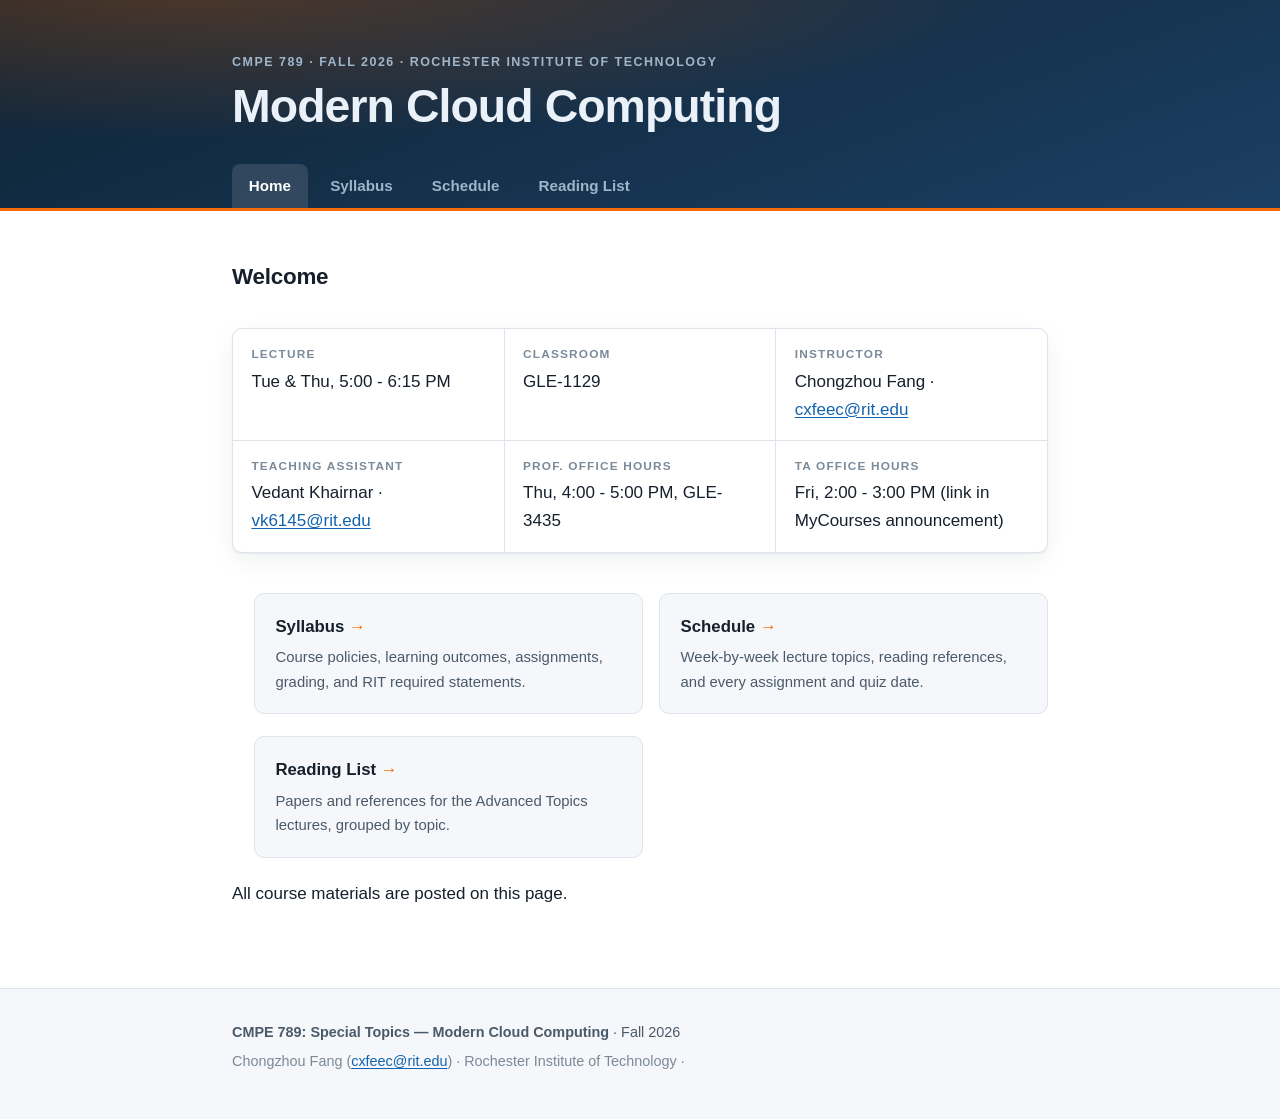
<file: index.html>
<!DOCTYPE html>
<html lang="en">
<head>
<meta charset="utf-8">
<meta name="viewport" content="width=device-width, initial-scale=1">
<title>CMPE 789: Modern Cloud Computing</title>
<meta name="description" content="CMPE 789 Special Topics: Modern Cloud Computing — RIT, Fall 2026. Taught by Chongzhou Fang.">
<link rel="stylesheet" href="assets/style.css">
</head>
<body>

<a class="skip-link" href="#content">Skip to content</a>

<header class="site-header">
  <div class="wrap">
    <p class="eyebrow">CMPE 789 &middot; Fall 2026 &middot; Rochester Institute of Technology</p>
    <h1 class="site-title"><a href="index.html">Modern Cloud Computing</a></h1>
    <!-- <p class="site-tagline">
      A graduate special-topics course on the design and development principles
      behind modern cloud computing systems.
    </p> -->
    <nav class="site-nav">
      <a class="is-current" href="index.html">Home</a>
      <a href="syllabus.html">Syllabus</a>
      <a href="schedule.html">Schedule</a>
      <a href="reading.html">Reading List</a>
    </nav>
  </div>
</header>

<main id="content" class="wrap page">

  <h2>Welcome</h2>

  <dl class="factbox">
    <div><dt>Lecture</dt><dd>Tue &amp; Thu, 5:00 - 6:15 PM</dd></div>
    <div><dt>Classroom</dt><dd>GLE-1129</dd></div>
    <div><dt>Instructor</dt><dd>Chongzhou Fang &middot; <a href="mailto:cxfeec@rit.edu">cxfeec@rit.edu</a></dd></div>
    <div><dt>Teaching assistant</dt><dd>Vedant Khairnar &middot; <a href="mailto:vk6145@rit.edu">vk6145@rit.edu</a></dd></div>
    <div><dt>Prof. Office hours</dt><dd>Thu, 4:00 - 5:00 PM, GLE-3435</dd></div>
    <div><dt>TA Office hours</dt><dd>Fri, 2:00 - 3:00 PM (link in MyCourses announcement)</dd></div>
    <!-- <div><dt>Prerequisites</dt><dd>CMPE-550 and CMPE-570, or equivalents</dd></div> -->
  </dl>

  <ul class="cards">
    <li><a class="card" href="syllabus.html">
      <h3>Syllabus <span class="arrow">&rarr;</span></h3>
      <p>Course policies, learning outcomes, assignments, grading, and RIT required statements.</p>
    </a></li>
    <li><a class="card" href="schedule.html">
      <h3>Schedule <span class="arrow">&rarr;</span></h3>
      <p>Week-by-week lecture topics, reading references, and every assignment and quiz date.</p>
    </a></li>
    <li><a class="card" href="reading.html">
      <h3>Reading List <span class="arrow">&rarr;</span></h3>
      <p>Papers and references for the Advanced Topics lectures, grouped by topic.</p>
    </a></li>
  </ul>

  
  <p>All course materials are posted on this page.</p>

</main>

<footer class="site-footer">
  <div class="wrap">
    <p><strong>CMPE 789: Special Topics — Modern Cloud Computing</strong> &middot; Fall 2026</p>
    <p class="muted">
      Chongzhou Fang (<a href="mailto:cxfeec@rit.edu">cxfeec@rit.edu</a>) &middot;
      Rochester Institute of Technology &middot;
      <!-- Source on <a href="https://github.com/czfteaching/CMPE789-mcc">GitHub</a> -->
    </p>
  </div>
</footer>

</body>
</html>
</file>
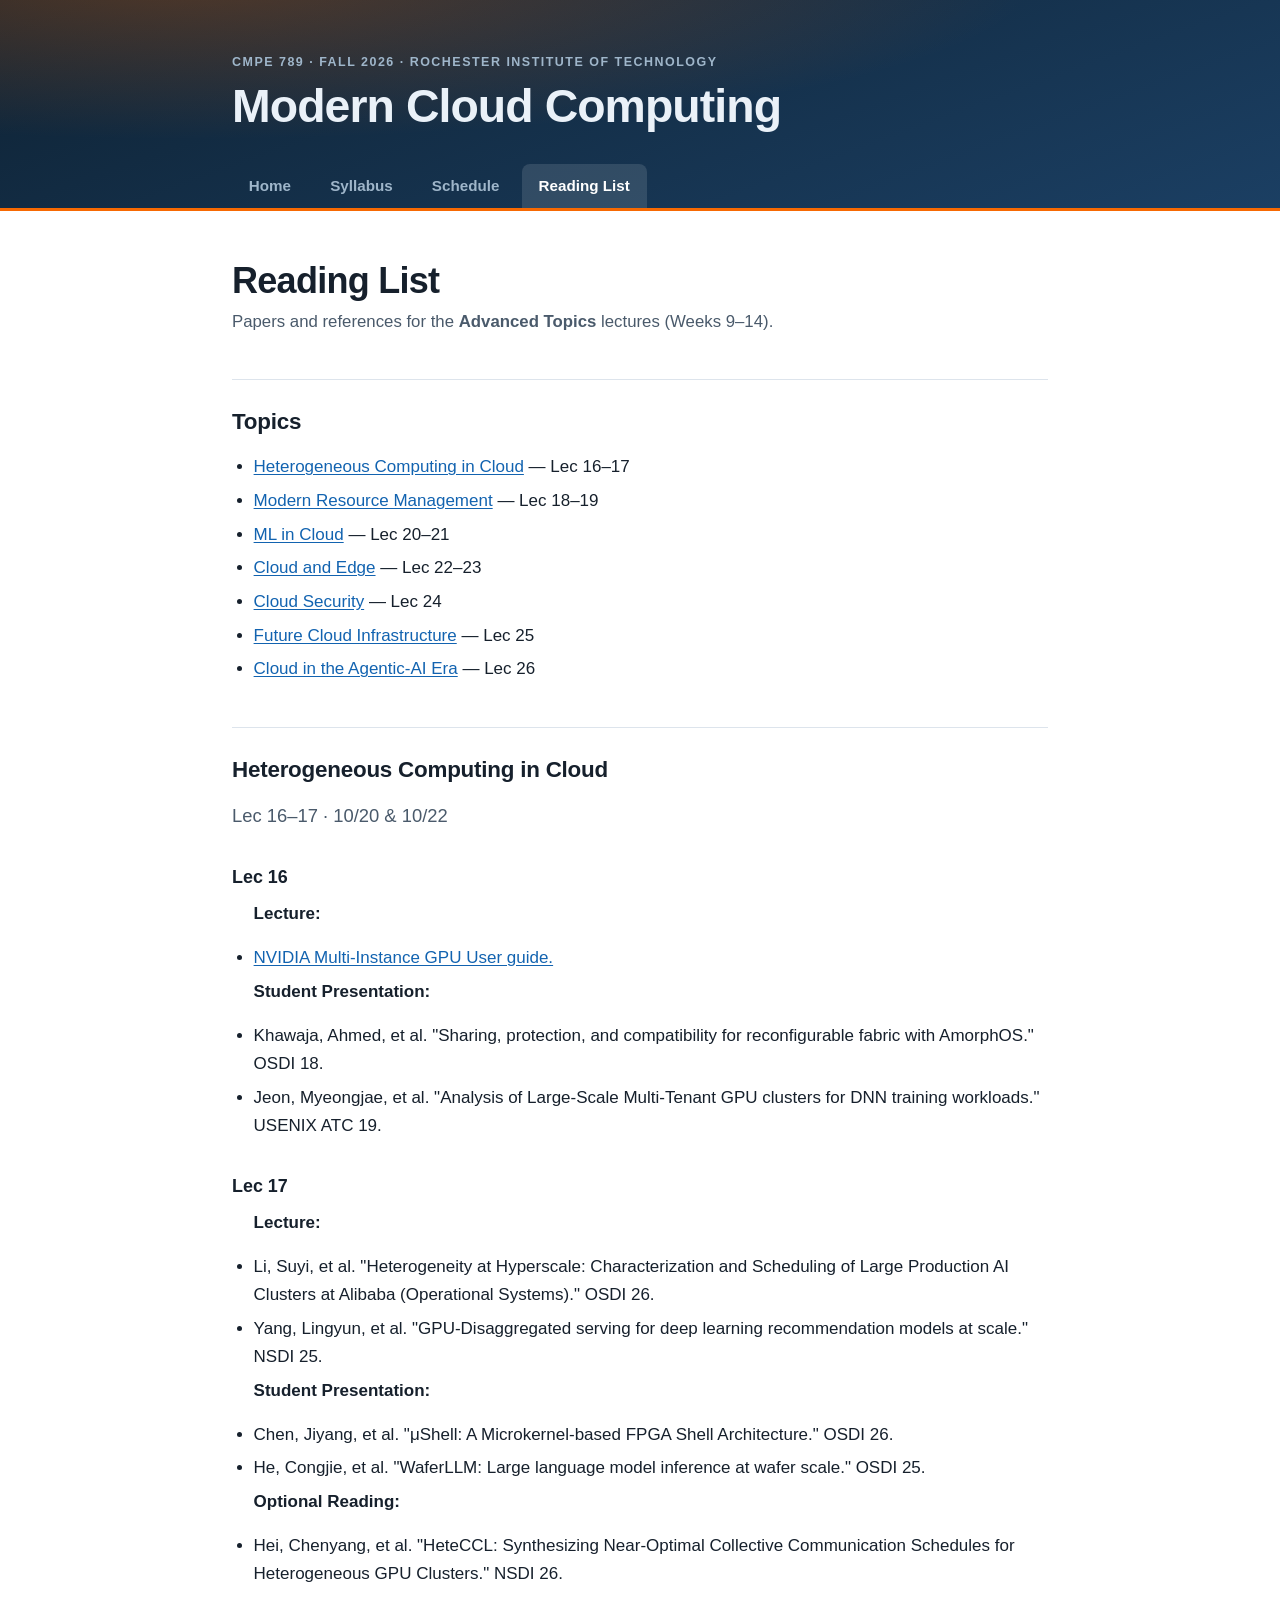
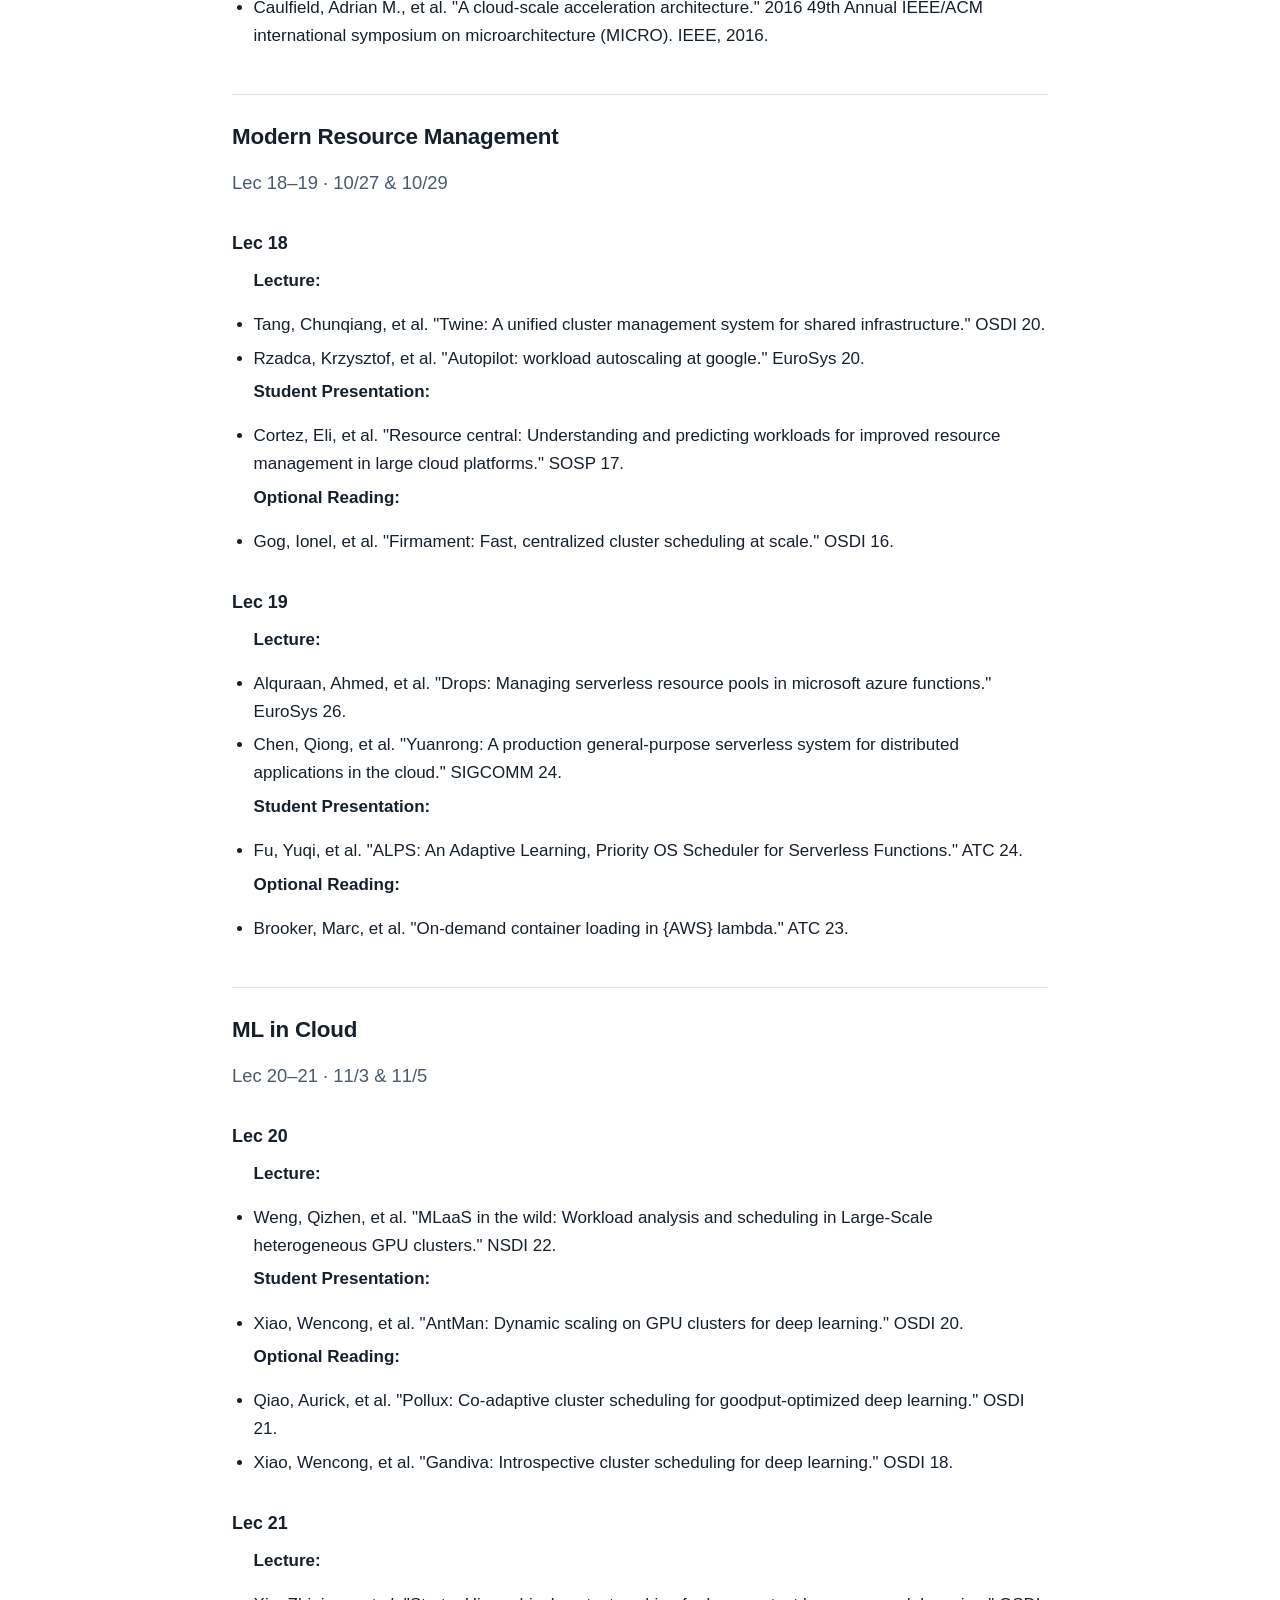
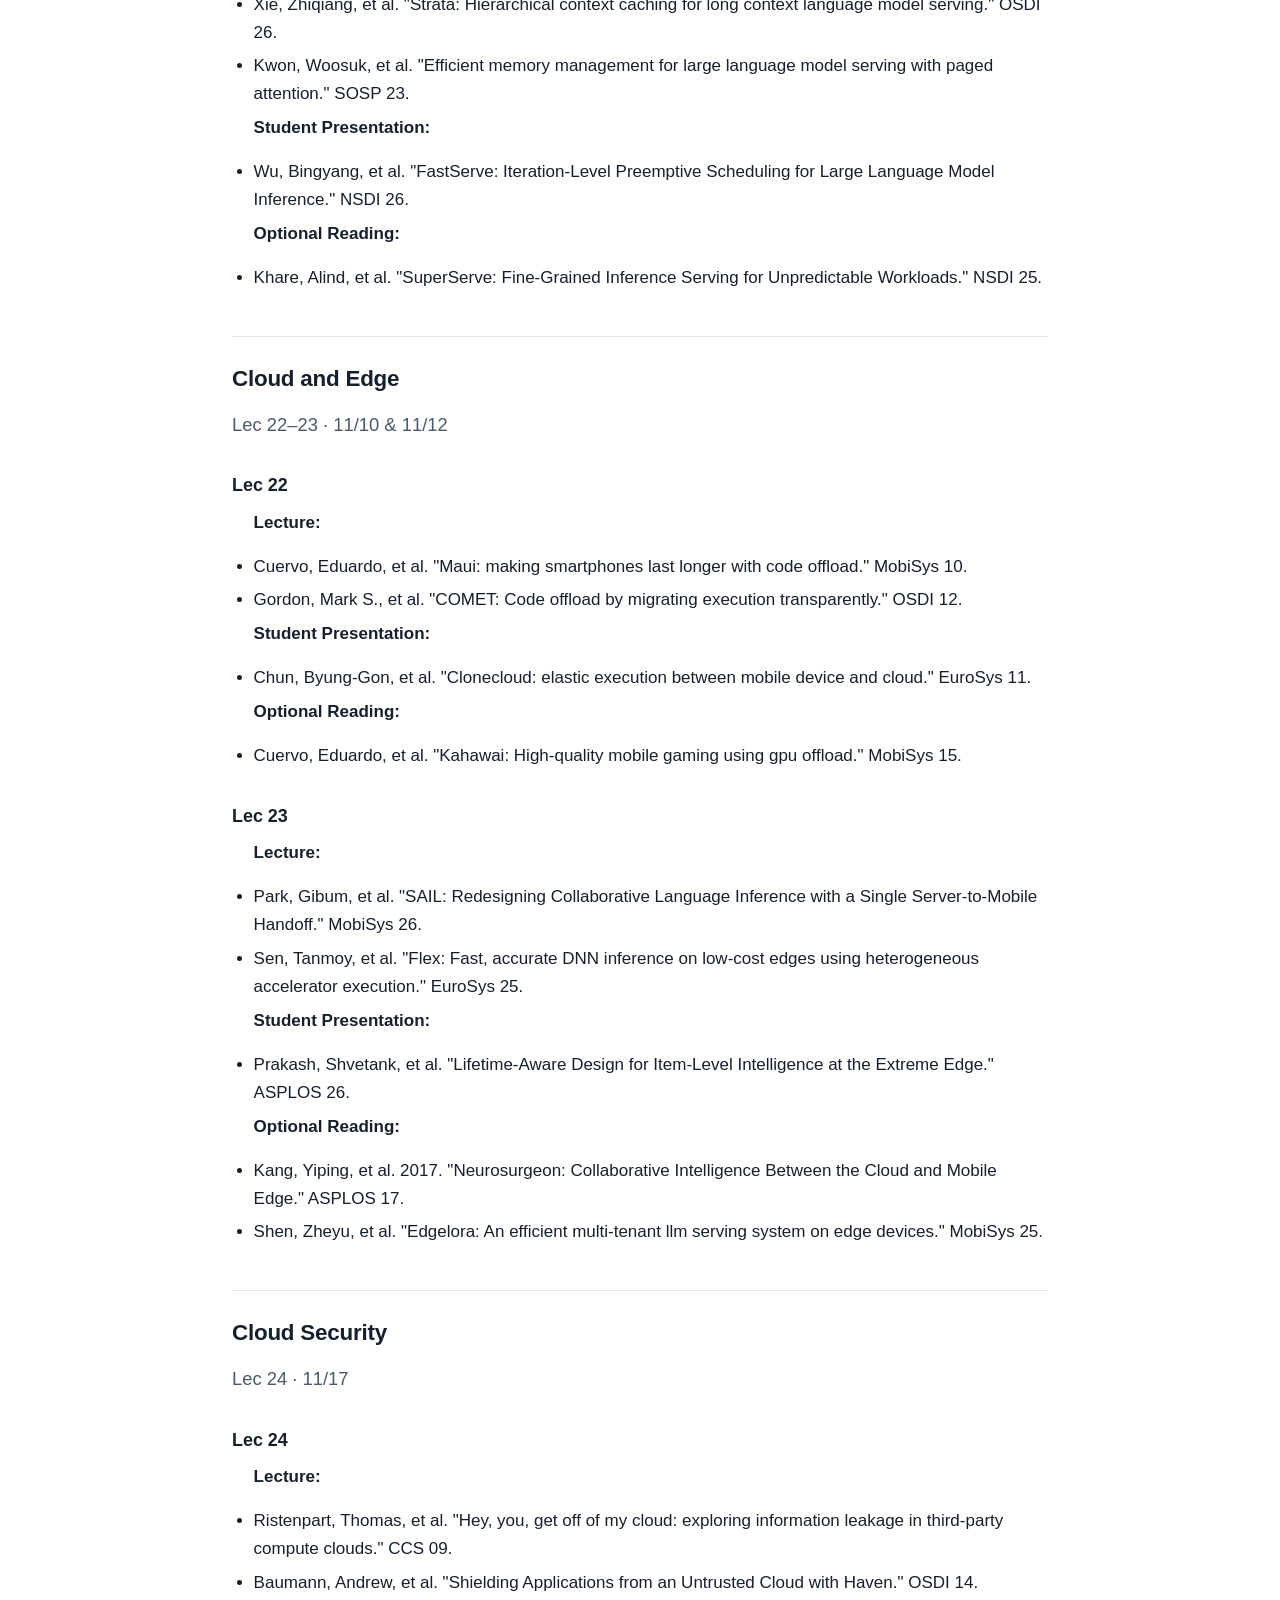
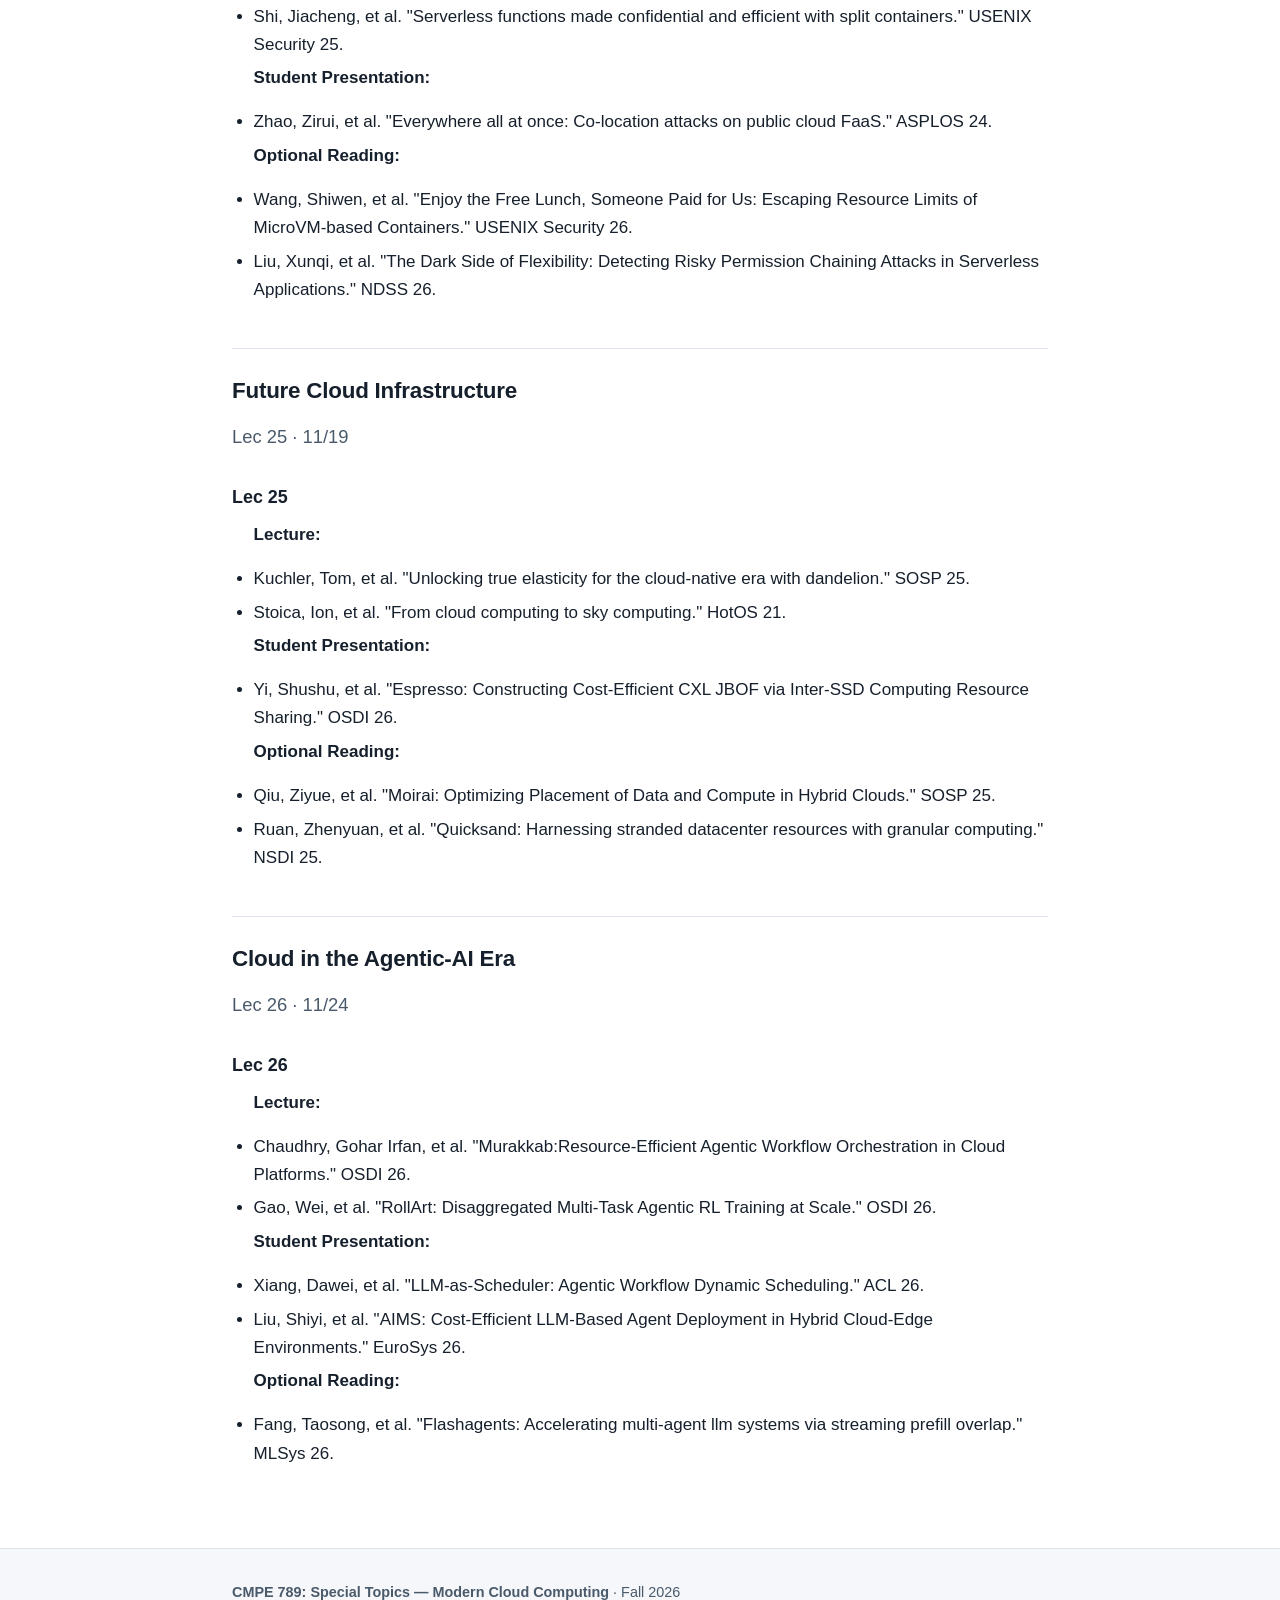
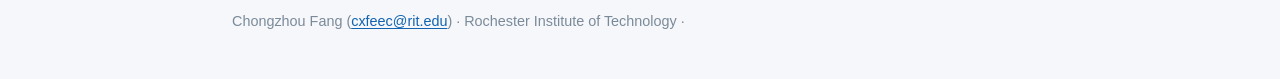
<file: reading.html>
<!DOCTYPE html>
<html lang="en">
<head>
<meta charset="utf-8">
<meta name="viewport" content="width=device-width, initial-scale=1">
<title>Reading List &middot; CMPE 789: Modern Cloud Computing</title>
<meta name="description" content="Suggested paper reading list for the Advanced Topics of CMPE 789 Modern Cloud Computing at RIT, Fall 2026.">
<link rel="stylesheet" href="assets/style.css">
</head>
<body>

<a class="skip-link" href="#content">Skip to content</a>

<header class="site-header">
  <div class="wrap">
    <p class="eyebrow">CMPE 789 &middot; Fall 2026 &middot; Rochester Institute of Technology</p>
    <h1 class="site-title"><a href="index.html">Modern Cloud Computing</a></h1>
    <!-- <p class="site-tagline">
      A graduate special-topics course on the design and development principles
      behind modern cloud computing systems.
    </p> -->
    <nav class="site-nav">
      <a href="index.html">Home</a>
      <a href="syllabus.html">Syllabus</a>
      <a href="schedule.html">Schedule</a>
      <a class="is-current" href="reading.html">Reading List</a>
    </nav>
  </div>
</header>

<main id="content" class="wrap page">

  <h1 class="page-title">Reading List</h1>
  <p class="page-subtitle">Papers and references for the <strong>Advanced Topics</strong> lectures (Weeks 9&ndash;14).</p>

  <!-- <div class="callout">
    <p>
      <strong>Coming soon...</strong> 
    </p>
  </div> -->


  <h2>Topics</h2>

  <ul>
    <li><a href="#heterogeneous">Heterogeneous Computing in Cloud</a> &mdash; Lec 16&ndash;17</li>
    <li><a href="#scheduling">Modern Resource Management</a> &mdash; Lec 18&ndash;19</li>
    <li><a href="#ml">ML in Cloud</a> &mdash; Lec 20&ndash;21</li>
    <li><a href="#iot">Cloud and Edge</a> &mdash; Lec 22&ndash;23</li>
    <li><a href="#security">Cloud Security</a> &mdash; Lec 24</li>
    <li><a href="#infrastructure">Future Cloud Infrastructure</a> &mdash; Lec 25</li>
    <li><a href="#agentic">Cloud in the Agentic-AI Era</a> &mdash; Lec 26</li>
  </ul>


  <h2 id="heterogeneous">Heterogeneous Computing in Cloud</h2>
  <p class="lede">Lec 16&ndash;17 &middot; 10/20 &amp; 10/22 </p>

  <h3>Lec 16</h3>
  <ul>
    <p><b>Lecture:</b></p>

    
    <li><a href="https://docs.nvidia.com/datacenter/tesla/mig-user-guide/introduction.html">NVIDIA Multi-Instance GPU User guide.</a></li>

    
    
    <p><b>Student Presentation:</b></p>
    <li>Khawaja, Ahmed, et al. "Sharing, protection, and compatibility for reconfigurable fabric with AmorphOS." OSDI 18.</li>
    <li>Jeon, Myeongjae, et al. "Analysis of Large-Scale Multi-Tenant GPU clusters for DNN training workloads." USENIX ATC 19.</li>
  </ul>
  <h3>Lec 17</h3>
  <ul>
    <p><b>Lecture:</b></p>
    <li>Li, Suyi, et al. "Heterogeneity at Hyperscale: Characterization and Scheduling of Large Production AI Clusters at Alibaba (Operational Systems)." OSDI 26.</li>
    <li>Yang, Lingyun, et al. "GPU-Disaggregated serving for deep learning recommendation models at scale." NSDI 25.</li>

    <p><b>Student Presentation:</b></p>
    <li>Chen, Jiyang, et al. "μShell: A Microkernel-based FPGA Shell Architecture." OSDI 26.</li>
    <li>He, Congjie, et al. "WaferLLM: Large language model inference at wafer scale." OSDI 25.</li>

    <p><b>Optional Reading:</b></p>
    <li>Hei, Chenyang, et al. "HeteCCL: Synthesizing Near-Optimal Collective Communication Schedules for Heterogeneous GPU Clusters." NSDI 26.</li>
    <li>Caulfield, Adrian M., et al. "A cloud-scale acceleration architecture." 2016 49th Annual IEEE/ACM international symposium on microarchitecture (MICRO). IEEE, 2016.</li>
   
  </ul>



  <h2 id="management">Modern Resource Management</h2>
  <p class="lede">Lec 18&ndash;19 &middot; 10/27 &amp; 10/29 </p>

  <h3>Lec 18</h3>
  <ul>
    <p><b>Lecture:</b></p>
    <li>Tang, Chunqiang, et al. "Twine: A unified cluster management system for shared infrastructure." OSDI 20.</li>
    <li>Rzadca, Krzysztof, et al. "Autopilot: workload autoscaling at google." EuroSys 20.</li>
    <p><b>Student Presentation:</b></p>
    <li>Cortez, Eli, et al. "Resource central: Understanding and predicting workloads for improved resource management in large cloud platforms." SOSP 17.</li>
    <p><b>Optional Reading:</b></p>
    <li>Gog, Ionel, et al. "Firmament: Fast, centralized cluster scheduling at scale." OSDI 16.</li>
  </ul>
  <h3>Lec 19</h3>
  <ul>
    <p><b>Lecture:</b></p>
    <li>Alquraan, Ahmed, et al. "Drops: Managing serverless resource pools in microsoft azure functions." EuroSys 26.</li>
    <li>Chen, Qiong, et al. "Yuanrong: A production general-purpose serverless system for distributed applications in the cloud." SIGCOMM 24.</li>
    <p><b>Student Presentation:</b></p>
    <li>Fu, Yuqi, et al. "ALPS: An Adaptive Learning, Priority OS Scheduler for Serverless Functions." ATC 24.</li>
    <p><b>Optional Reading:</b></p>
    <li>Brooker, Marc, et al. "On-demand container loading in {AWS} lambda." ATC 23.</li>
  </ul>


  <h2 id="ml">ML in Cloud</h2>
  <p class="lede">Lec 20&ndash;21 &middot; 11/3 &amp; 11/5 </p>

  <h3>Lec 20</h3>
  <ul>
    <p><b>Lecture:</b></p>
    <li>Weng, Qizhen, et al. "MLaaS in the wild: Workload analysis and scheduling in Large-Scale heterogeneous GPU clusters." NSDI 22.</li>
    <p><b>Student Presentation:</b></p>
    <li>Xiao, Wencong, et al. "AntMan: Dynamic scaling on GPU clusters for deep learning." OSDI 20.</li>
    <p><b>Optional Reading:</b></p>
    <li>Qiao, Aurick, et al. "Pollux: Co-adaptive cluster scheduling for goodput-optimized deep learning." OSDI 21.</li>
    <li>Xiao, Wencong, et al. "Gandiva: Introspective cluster scheduling for deep learning." OSDI 18.</li>
   </ul>

  <h3>Lec 21</h3>
  <ul>
    <p><b>Lecture:</b></p>
    
    <li>Xie, Zhiqiang, et al. "Strata: Hierarchical context caching for long context language model serving." OSDI 26.</li>
    <li>Kwon, Woosuk, et al. "Efficient memory management for large language model serving with paged attention." SOSP 23.</li>

    <p><b>Student Presentation:</b></p>
    <li>Wu, Bingyang, et al. "FastServe: Iteration-Level Preemptive Scheduling for Large Language Model Inference." NSDI 26.</li>
    <p><b>Optional Reading:</b></p>
    <li>Khare, Alind, et al. "SuperServe: Fine-Grained Inference Serving for Unpredictable Workloads." NSDI 25.</li>
  </ul>


  <h2 id="iot">Cloud and Edge</h2>
  <p class="lede">Lec 22&ndash;23 &middot; 11/10 &amp; 11/12 </p>
 <h3>Lec 22</h3>
  <ul>
    <p><b>Lecture:</b></p>
    <li>Cuervo, Eduardo, et al. "Maui: making smartphones last longer with code offload." MobiSys 10.</li>
    
    <li>Gordon, Mark S., et al. "COMET: Code offload by migrating execution transparently." OSDI 12.</li>

    <p><b>Student Presentation:</b></p>
    <li>Chun, Byung-Gon, et al. "Clonecloud: elastic execution between mobile device and cloud." EuroSys 11.</li>
    <p><b>Optional Reading:</b></p>
    <li>Cuervo, Eduardo, et al. "Kahawai: High-quality mobile gaming using gpu offload." MobiSys 15.</li>
  </ul>
  <h3>Lec 23</h3>
  <ul>
    <p><b>Lecture:</b></p>
    <li>Park, Gibum, et al. "SAIL: Redesigning Collaborative Language Inference with a Single Server-to-Mobile Handoff." MobiSys 26.</li>
    <li>Sen, Tanmoy, et al. "Flex: Fast, accurate DNN inference on low-cost edges using heterogeneous accelerator execution." EuroSys 25.</li>
    <p><b>Student Presentation:</b></p>
    <li>Prakash, Shvetank, et al. "Lifetime-Aware Design for Item-Level Intelligence at the Extreme Edge." ASPLOS 26.</li>
    <p><b>Optional Reading:</b></p>
    <li>Kang, Yiping, et al. 2017. "Neurosurgeon: Collaborative Intelligence Between the Cloud and Mobile Edge." ASPLOS 17.</li>
    <li>Shen, Zheyu, et al. "Edgelora: An efficient multi-tenant llm serving system on edge devices." MobiSys 25.</li>
  </ul>


  <h2 id="security">Cloud Security</h2>
  <p class="lede">Lec 24 &middot; 11/17 </p>

    <h3>Lec 24</h3>
  <ul>
    <p><b>Lecture:</b></p>
    <li>Ristenpart, Thomas, et al. "Hey, you, get off of my cloud: exploring information leakage in third-party compute clouds." CCS 09.</li>
    <li>Baumann, Andrew, et al. "Shielding Applications from an Untrusted Cloud with Haven." OSDI 14.</li>
    <li>Shi, Jiacheng, et al. "Serverless functions made confidential and efficient with split containers." USENIX Security 25.</li>
    <p><b>Student Presentation:</b></p>
    <li>Zhao, Zirui, et al. "Everywhere all at once: Co-location attacks on public cloud FaaS." ASPLOS 24.</li>
    <p><b>Optional Reading:</b></p>
    <li>Wang, Shiwen, et al. "Enjoy the Free Lunch, Someone Paid for Us: Escaping Resource Limits of MicroVM-based Containers." USENIX Security 26.</li>
    <li>Liu, Xunqi, et al. "The Dark Side of Flexibility: Detecting Risky Permission Chaining Attacks in Serverless Applications." NDSS 26.</li>

  </ul>


  <h2 id="infrastructure">Future Cloud Infrastructure</h2>
  <p class="lede">Lec 25 &middot; 11/19 </p>

    <h3>Lec 25</h3>
  <ul>
    <p><b>Lecture:</b></p>
    <li>Kuchler, Tom, et al. "Unlocking true elasticity for the cloud-native era with dandelion." SOSP 25.</li>
    <li>Stoica, Ion, et al. "From cloud computing to sky computing." HotOS 21.</li>
    
    <p><b>Student Presentation:</b></p>
    <li>Yi, Shushu, et al. "Espresso: Constructing Cost-Efficient CXL JBOF via Inter-SSD Computing Resource Sharing." OSDI 26.</li>
    <p><b>Optional Reading:</b></p>
    <li>Qiu, Ziyue, et al. "Moirai: Optimizing Placement of Data and Compute in Hybrid Clouds." SOSP 25.</li>
    <li>Ruan, Zhenyuan, et al. "Quicksand: Harnessing stranded datacenter resources with granular computing." NSDI 25.</li>
  </ul>


  <h2 id="agentic">Cloud in the Agentic-AI Era</h2>
  <p class="lede">Lec 26 &middot; 11/24</p>

     <h3>Lec 26</h3>
  <ul>
    <p><b>Lecture:</b></p>
    <li>Chaudhry, Gohar Irfan, et al. "Murakkab:Resource-Efficient Agentic Workflow Orchestration in Cloud Platforms." OSDI 26.</li>
    <li>Gao, Wei, et al. "RollArt: Disaggregated Multi-Task Agentic RL Training at Scale." OSDI 26.</li>
    <p><b>Student Presentation:</b></p>
    <li>Xiang, Dawei, et al. "LLM-as-Scheduler: Agentic Workflow Dynamic Scheduling." ACL 26.</li>
    <li>Liu, Shiyi, et al. "AIMS: Cost-Efficient LLM-Based Agent Deployment in Hybrid Cloud-Edge Environments." EuroSys 26.</li>
    <p><b>Optional Reading:</b></p>
    <li>Fang, Taosong, et al. "Flashagents: Accelerating multi-agent llm systems via streaming prefill overlap." MLSys 26.</li>
  </ul>


</main>

<footer class="site-footer">
  <div class="wrap">
    <p><strong>CMPE 789: Special Topics — Modern Cloud Computing</strong> &middot; Fall 2026</p>
    <p class="muted">
      Chongzhou Fang (<a href="mailto:cxfeec@rit.edu">cxfeec@rit.edu</a>) &middot;
      Rochester Institute of Technology &middot;
      <!-- Source on <a href="https://github.com/czfteaching/CMPE789-mcc">GitHub</a> -->
    </p>
  </div>
</footer>

</body>
</html>
</file>
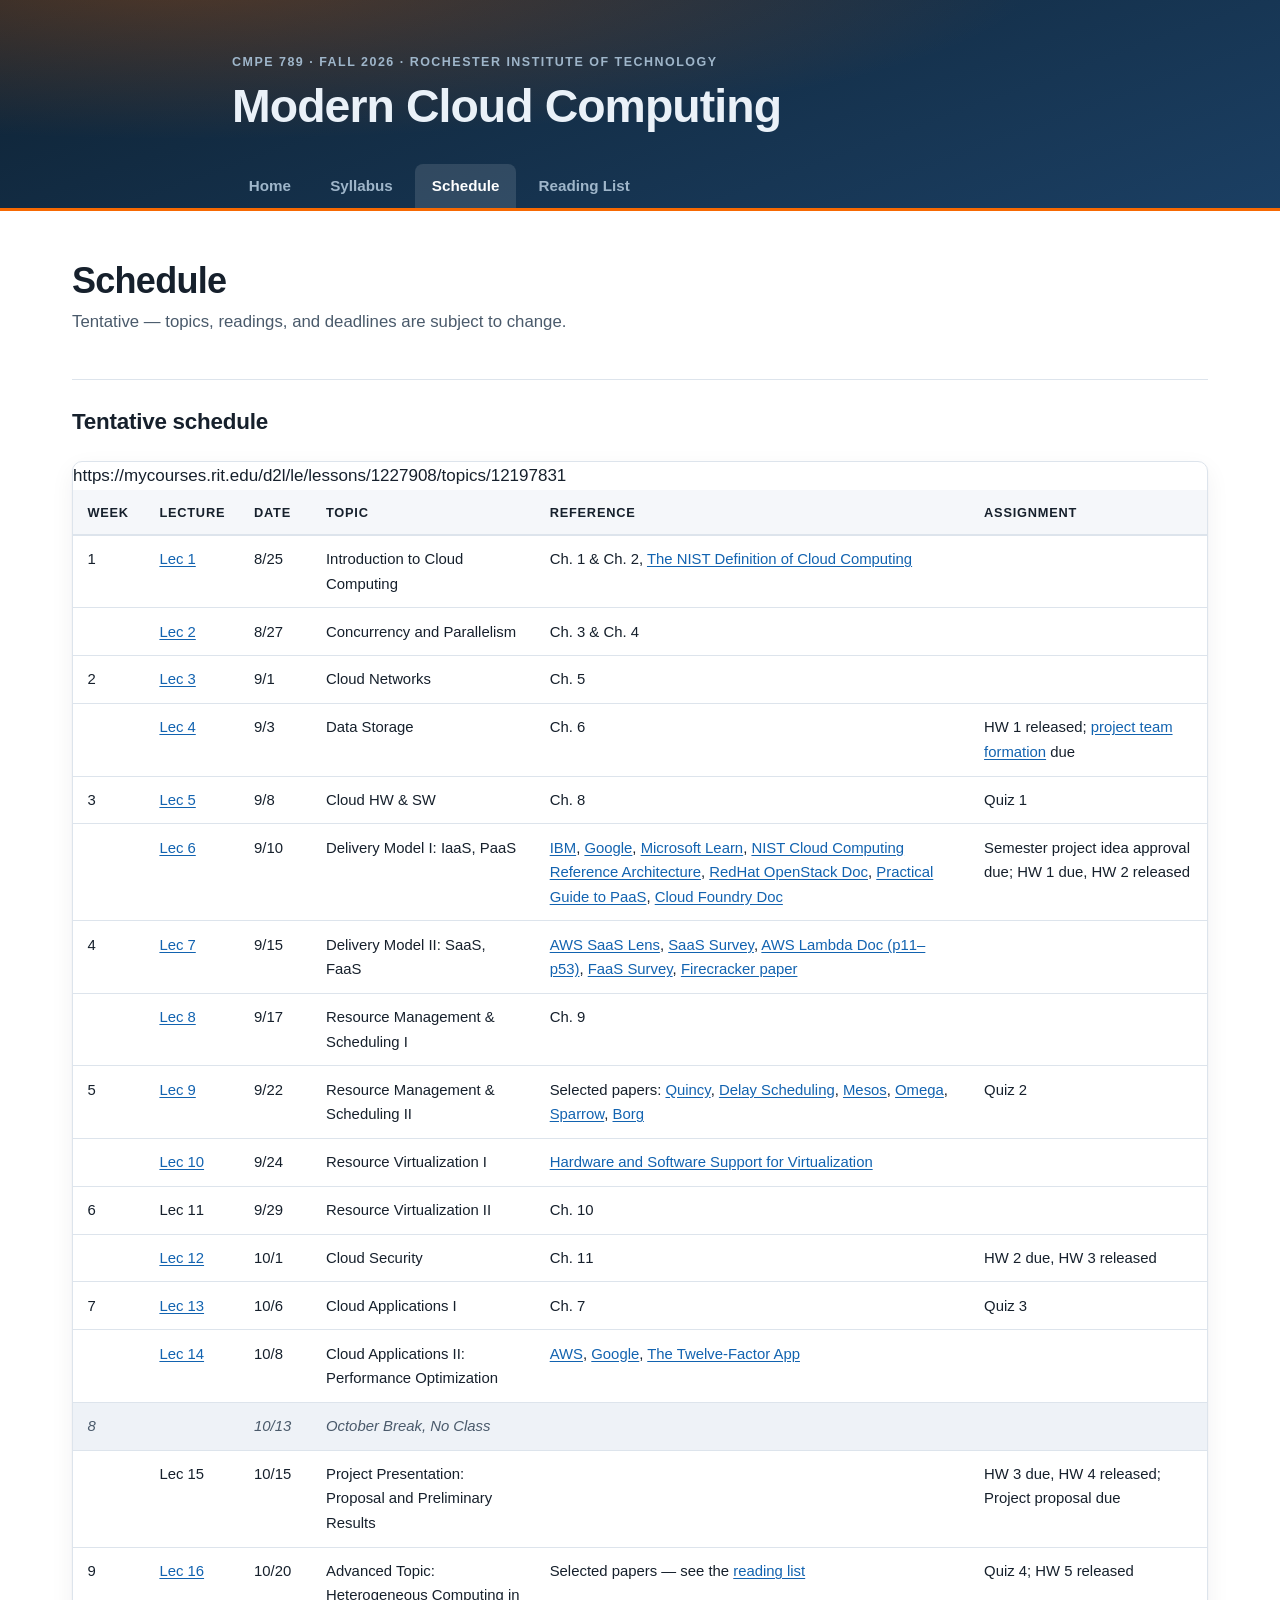
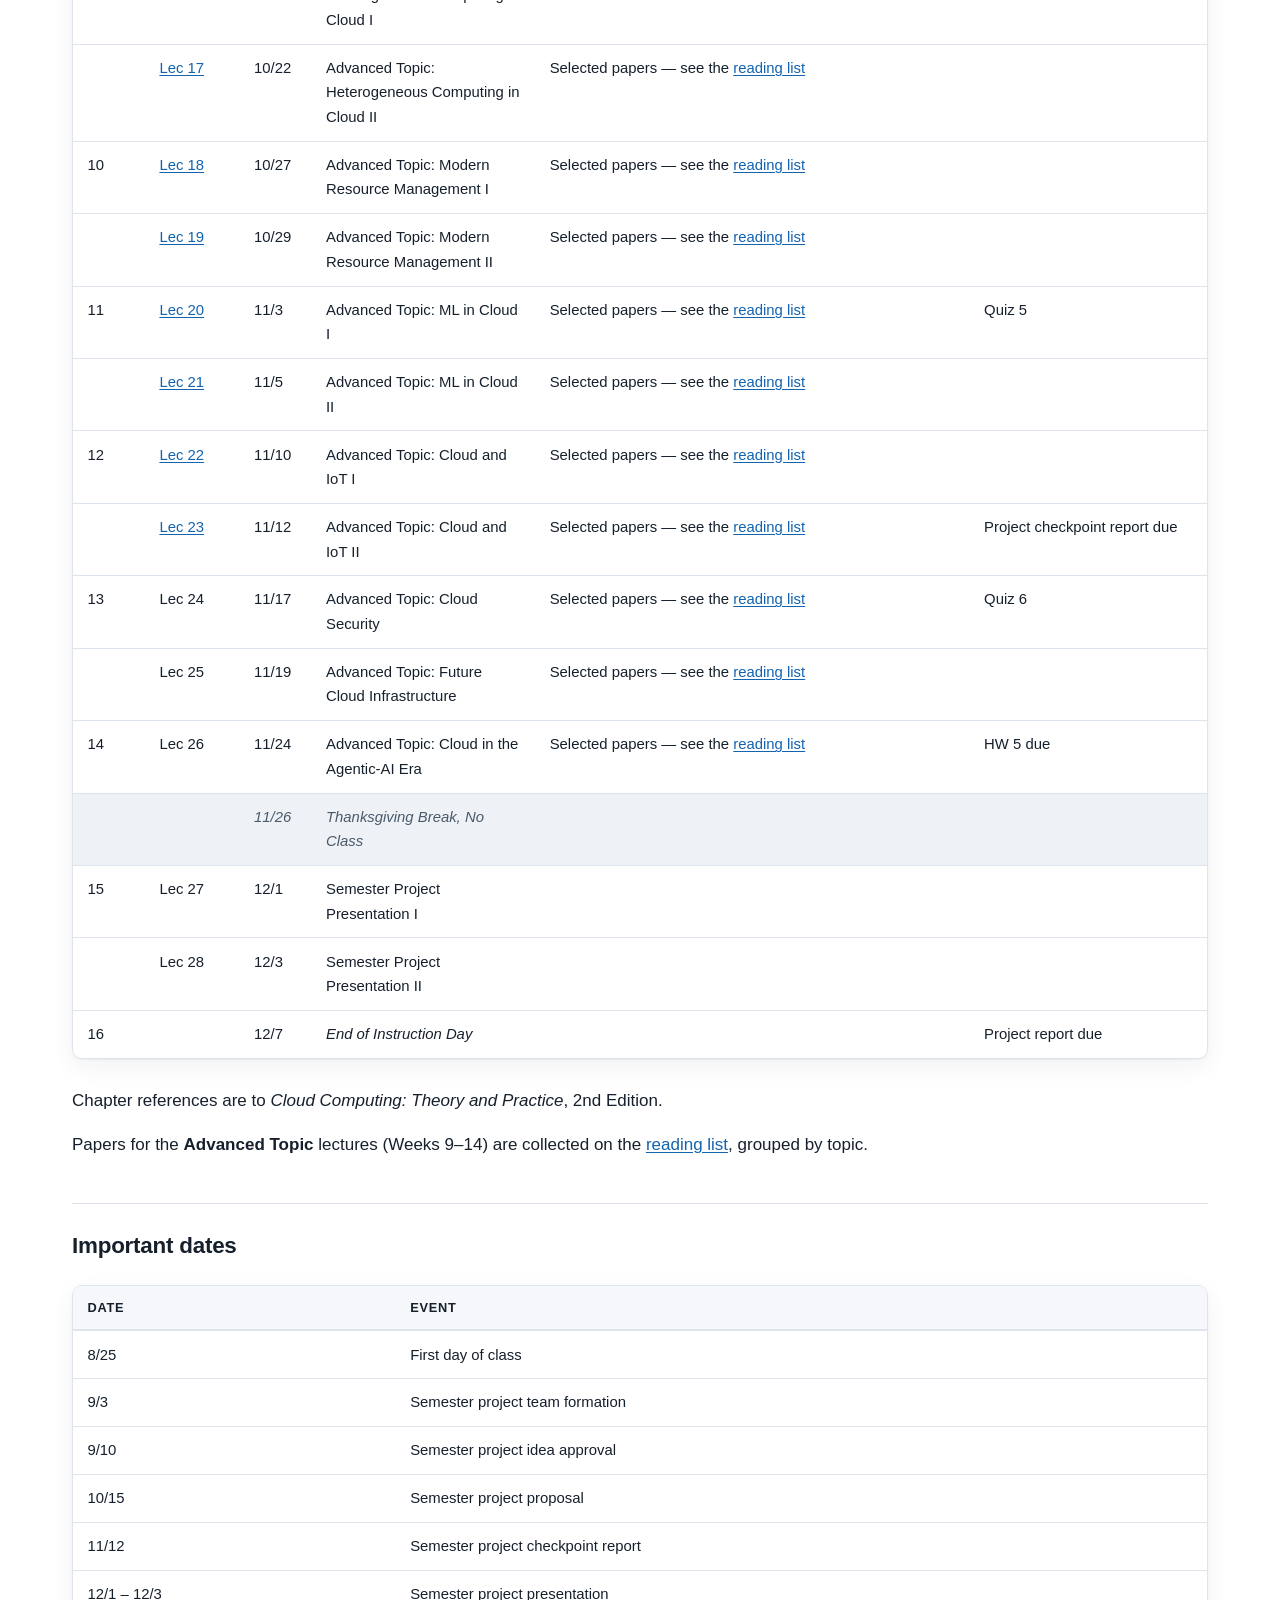
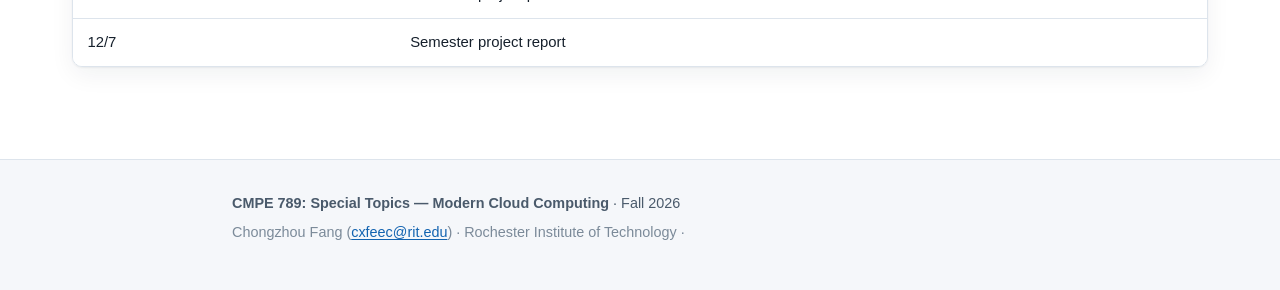
<file: schedule.html>
<!DOCTYPE html>
<html lang="en">
<head>
<meta charset="utf-8">
<meta name="viewport" content="width=device-width, initial-scale=1">
<title>Schedule &middot; CMPE 789: Modern Cloud Computing</title>
<meta name="description" content="Week-by-week lecture schedule, readings, and deadlines for CMPE 789 Modern Cloud Computing at RIT, Fall 2026.">
<link rel="stylesheet" href="assets/style.css">
</head>
<body>

<a class="skip-link" href="#content">Skip to content</a>

<header class="site-header">
  <div class="wrap">
    <p class="eyebrow">CMPE 789 &middot; Fall 2026 &middot; Rochester Institute of Technology</p>
    <h1 class="site-title"><a href="index.html">Modern Cloud Computing</a></h1>
    <!-- <p class="site-tagline">
      A graduate special-topics course on the design and development principles
      behind modern cloud computing systems.
    </p> -->
    <nav class="site-nav">
      <a href="index.html">Home</a>
      <a href="syllabus.html">Syllabus</a>
      <a class="is-current" href="schedule.html">Schedule</a>
      <a href="reading.html">Reading List</a>
    </nav>
  </div>
</header>

<main id="content" class="wrap page page--wide">

  <h1 class="page-title">Schedule</h1>
  <p class="page-subtitle">Tentative — topics, readings, and deadlines are subject to change.</p>

  <h2>Tentative schedule</h2>

  <div class="table-scroll">
  <table>
    <thead>
      <tr>
        <th class="col-narrow">Week</th>
        <th class="col-narrow">Lecture</th>
        <th class="col-narrow">Date</th>
        <th>Topic</th>
        <th>Reference</th>
        <th>Assignment</th>
      </tr>
    </thead>
    <tbody>
      <tr>
        <td>1</td><td><a href="https://mycourses.rit.edu/d2l/le/lessons/1227908/topics/12184941">Lec 1</a></td><td>8/25</td>
        <td>Introduction to Cloud Computing</td>
        <td>Ch. 1 &amp; Ch. 2, <a href="https://csrc.nist.gov/pubs/sp/800/145/final">The NIST Definition of Cloud Computing</a></td>
        <td></td>
      </tr>
      <tr>
        <td></td><td><a href="https://mycourses.rit.edu/d2l/le/lessons/1227908/topics/12184942">Lec 2</a></td><td>8/27</td>
        <td>Concurrency and Parallelism</td>
        <td>Ch. 3 &amp; Ch. 4</td>
        <td></td>
      </tr>
      <tr>
        <td>2</td><td><a href="https://mycourses.rit.edu/d2l/le/lessons/1227908/topics/12184943">Lec 3</a></td><td>9/1</td>
        <td>Cloud Networks</td>
        <td>Ch. 5</td>
        <td></td>
      </tr>
      <tr>
        <td></td><td><a href="https://mycourses.rit.edu/d2l/le/lessons/1227908/topics/12184944">Lec 4</a></td><td>9/3</td>
        <td>Data Storage</td>
        <td>Ch. 6</td>
        <td>HW 1 released; <a href="https://forms.gle/1gKGD7fwQSaB2DdA7">project team formation</a> due</td>
      </tr>
      <tr>
        <td>3</td><td><a href="https://mycourses.rit.edu/d2l/le/lessons/1227908/topics/12184945">Lec 5</a></td><td>9/8</td>
        <td>Cloud HW &amp; SW</td>
        <td>Ch. 8</td>
        <td>Quiz 1</td>
      </tr>
      <tr>
        <td></td><td><a href="https://mycourses.rit.edu/d2l/le/lessons/1227908/topics/12184946">Lec 6</a></td><td>9/10</td>
        <td>Delivery Model I: IaaS, PaaS</td>
        <td>
          <a href="https://www.ibm.com/think/topics/iaas-paas-saas">IBM</a>,
          <a href="https://cloud.google.com/learn/paas-vs-iaas-vs-saas">Google</a>,
          <a href="https://learn.microsoft.com/en-us/training/modules/describe-cloud-service-types/">Microsoft Learn</a>,
          <a href="https://nvlpubs.nist.gov/nistpubs/Legacy/SP/nistspecialpublication500-292.pdf">NIST Cloud Computing Reference Architecture</a>,
          <a href="https://docs.redhat.com/en/documentation/red_hat_openstack_platform/8/html/architecture_guide/index">RedHat OpenStack Doc</a>,
          <a href="https://www.omg.org/cloud/deliverables/CSCC-Practical-Guide-to-PaaS.pdf">Practical Guide to PaaS</a>,
          <a href="https://docs.cloudfoundry.org/#read-the-docs">Cloud Foundry Doc</a>
        </td>
        <td>Semester project idea approval due; HW 1 due, HW 2 released</td>
      </tr>
      <tr>
        <td>4</td><td><a href="https://mycourses.rit.edu/d2l/le/lessons/1227908/topics/12184947">Lec 7</a></td><td>9/15</td>
        <td>Delivery Model II: SaaS, FaaS</td>
        <td>
          <a href="https://docs.aws.amazon.com/wellarchitected/latest/saas-lens/saas-lens.html">AWS SaaS Lens</a>,
          <a href="https://dl.acm.org/doi/pdf/10.1145/3570156">SaaS Survey</a>,
          <a href="https://docs.aws.amazon.com/pdfs/lambda/latest/dg/lambda-dg.pdf">AWS Lambda Doc (p11–p53)</a>,
          <a href="https://dl.acm.org/doi/pdf/10.1145/3508360">FaaS Survey</a>,
          <a href="https://www.usenix.org/system/files/nsdi20-paper-agache.pdf">Firecracker paper</a>
        </td>
        <td></td>
      </tr>
      <tr>
        <td></td><td><a href="https://mycourses.rit.edu/d2l/le/lessons/1227908/topics/12184948">Lec 8</a></td><td>9/17</td>
        <td>Resource Management &amp; Scheduling I</td>
        <td>Ch. 9</td>
        <td></td>
      </tr>
      <tr>
        <td>5</td><td><a href="https://mycourses.rit.edu/d2l/le/lessons/1227908/topics/12184949">Lec 9</a></td><td>9/22</td>
        <td>Resource Management &amp; Scheduling II</td>
        <td>
          Selected papers:
          <a href="https://dl.acm.org/doi/abs/10.1145/1629575.1629601">Quincy</a>,
          <a href="https://dl.acm.org/doi/abs/10.1145/1755913.1755940">Delay Scheduling</a>,
          <a href="https://www.usenix.org/legacy/event/nsdi11/tech/full_papers/Hindman.pdf">Mesos</a>,
          <a href="https://dl.acm.org/doi/abs/10.1145/2465351.2465386">Omega</a>,
          <a href="https://dl.acm.org/doi/abs/10.1145/2517349.2522716">Sparrow</a>,
          <a href="https://dl.acm.org/doi/10.1145/2741948.2741964">Borg</a>
        </td>
        <td>Quiz 2</td>
      </tr>
      <tr>
        <td></td><td><a href="https://mycourses.rit.edu/d2l/le/lessons/1227908/topics/12184950">Lec 10</a></td><td>9/24</td>
        <td>Resource Virtualization I</td>
        <td><a href="https://link.springer.com/book/10.1007/978-3-031-01753-7">Hardware and Software Support for Virtualization</a></td>
        <td></td>
      </tr>
      <tr>
        <td>6</td><td>Lec 11</td><td>9/29</td>
        <td>Resource Virtualization II</td>
        <td>Ch. 10</td>
        <td></td>
      </tr>
      <tr>
        <td></td><td><a href="https://mycourses.rit.edu/d2l/le/lessons/1227908/topics/12184951">Lec 12</a></td><td>10/1</td>
        <td>Cloud Security</td>
        <td>Ch. 11</td>
        <td>HW 2 due, HW 3 released</td>
      </tr>
      <tr>
        <td>7</td><td><a href="https://mycourses.rit.edu/d2l/le/lessons/1227908/topics/12184952">Lec 13</a></td><td>10/6</td>
        <td>Cloud Applications I</td>
        <td>Ch. 7</td>
        <td>Quiz 3</td>
      </tr>
      <tr>
        <td></td><td><a href="https://mycourses.rit.edu/d2l/le/lessons/1227908/topics/12184953">Lec 14</a></td><td>10/8</td>
        <td>Cloud Applications II: Performance Optimization</td>
        <td>
          <a href="https://docs.aws.amazon.com/wellarchitected/latest/performance-efficiency-pillar/welcome.html">AWS</a>,
          <a href="https://docs.cloud.google.com/architecture/framework/performance-optimization">Google</a>,
          <a href="https://12factor.net/">The Twelve-Factor App</a>
        </td>
        <td></td>
      </tr>
      <tr class="is-break">
        <td>8</td><td></td><td>10/13</td>
        <td>October Break, No Class</td>
        <td></td>
        <td></td>
      </tr>
      <tr>
        <td></td><td>Lec 15</td><td>10/15</td>
        <td>Project Presentation: Proposal and Preliminary Results</td>
        <td></td>
        <td>HW 3 due, HW 4 released; Project proposal due</td>
      </tr>
      <tr>
        <td>9</td><td><a href="https://mycourses.rit.edu/d2l/le/lessons/1227908/topics/12184954">Lec 16</a></td><td>10/20</td>
        <td>Advanced Topic: Heterogeneous Computing in Cloud I</td>
        <td>Selected papers &mdash; see the <a href="reading.html#heterogeneous">reading list</a></td>
        <td>Quiz 4; HW 5 released</td>
      </tr>
      <tr>
        <td></td><td><a href="https://mycourses.rit.edu/d2l/le/lessons/1227908/topics/12184955">Lec 17</a></td><td>10/22</td>
        <td>Advanced Topic: Heterogeneous Computing in Cloud II</td>
        <td>Selected papers &mdash; see the <a href="reading.html#heterogeneous">reading list</a></td>
        <td></td>
      </tr>
      <tr>
        <td>10</td><td><a href="https://mycourses.rit.edu/d2l/le/lessons/1227908/topics/12184956">Lec 18</a></td><td>10/27</td>
        <td>Advanced Topic: Modern Resource Management I</td>
        <td>Selected papers &mdash; see the <a href="reading.html#management">reading list</a></td>
        <td></td>
      </tr>
      <tr>
        <td></td><td><a href="https://mycourses.rit.edu/d2l/le/lessons/1227908/topics/12184957">Lec 19</a></td><td>10/29</td>
        <td>Advanced Topic: Modern Resource Management II</td>
        <td>Selected papers &mdash; see the <a href="reading.html#management">reading list</a></td>
        <td></td>
      </tr>
      <tr>
        <td>11</td><td><a href="https://mycourses.rit.edu/d2l/le/lessons/1227908/topics/12184958">Lec 20</a></td><td>11/3</td>
        <td>Advanced Topic: ML in Cloud I</td>
        <td>Selected papers &mdash; see the <a href="reading.html#ml">reading list</a></td>
        <td>Quiz 5</td>
      </tr>
      <tr>
        <td></td><td><a href="https://mycourses.rit.edu/d2l/le/lessons/1227908/topics/12187784">Lec 21</a></td><td>11/5</td>
        <td>Advanced Topic: ML in Cloud II</td>
        <td>Selected papers &mdash; see the <a href="reading.html#ml">reading list</a></td>
        <td></td>
      </tr>
      <tr>
        <td>12</td><td><a href="https://mycourses.rit.edu/d2l/le/lessons/1227908/topics/12197830">Lec 22</a></td><td>11/10</td>
        <td>Advanced Topic: Cloud and IoT I</td>
        <td>Selected papers &mdash; see the <a href="reading.html#iot">reading list</a></td>
        <td></td>
      </tr>
      <tr>
        https://mycourses.rit.edu/d2l/le/lessons/1227908/topics/12197831
        <td></td><td><a href="https://mycourses.rit.edu/d2l/le/lessons/1227908/topics/12197831">Lec 23</a></td><td>11/12</td>
        <td>Advanced Topic: Cloud and IoT II</td>
        <td>Selected papers &mdash; see the <a href="reading.html#iot">reading list</a></td>
        <td>Project checkpoint report due</td>
      </tr>
      <tr>
        <td>13</td><td>Lec 24</td><td>11/17</td>
        <td>Advanced Topic: Cloud Security</td>
        <td>Selected papers &mdash; see the <a href="reading.html#security">reading list</a></td>
        <td>Quiz 6</td>
      </tr>
      <tr>
        <td></td><td>Lec 25</td><td>11/19</td>
        <td>Advanced Topic: Future Cloud Infrastructure</td>
        <td>Selected papers &mdash; see the <a href="reading.html#infrastructure">reading list</a></td>
        <td></td>
      </tr>
      <tr>
        <td>14</td><td>Lec 26</td><td>11/24</td>
        <td>Advanced Topic: Cloud in the Agentic-AI Era</td>
        <td>Selected papers &mdash; see the <a href="reading.html#agentic">reading list</a></td>
        <td>HW 5 due</td>
      </tr>
      <tr class="is-break">
        <td></td><td></td><td>11/26</td>
        <td>Thanksgiving Break, No Class</td>
        <td></td>
        <td></td>
      </tr>
      <tr>
        <td>15</td><td>Lec 27</td><td>12/1</td>
        <td>Semester Project Presentation I</td>
        <td></td>
        <td></td>
      </tr>
      <tr>
        <td></td><td>Lec 28</td><td>12/3</td>
        <td>Semester Project Presentation II</td>
        <td></td>
        <td></td>
      </tr>
      <tr>
        <td>16</td><td></td><td>12/7</td>
        <td><em>End of Instruction Day</em></td>
        <td></td>
        <td>Project report due</td>
      </tr>
    </tbody>
  </table>
  </div>

  <p>Chapter references are to <em>Cloud Computing: Theory and Practice</em>, 2nd Edition.</p>

  <p>
    Papers for the <strong>Advanced Topic</strong> lectures (Weeks 9&ndash;14) are collected on the
    <a href="reading.html">reading list</a>, grouped by topic.
  </p>

  <h2>Important dates</h2>

  <div class="table-scroll">
  <table>
    <thead>
      <tr><th>Date</th><th>Event</th></tr>
    </thead>
    <tbody>
      <tr><td>8/25</td><td>First day of class</td></tr>
      <tr><td>9/3</td><td>Semester project team formation</td></tr>
      <tr><td>9/10</td><td>Semester project idea approval</td></tr>
      <tr><td>10/15</td><td>Semester project proposal</td></tr>
      <tr><td>11/12</td><td>Semester project checkpoint report</td></tr>
      <tr><td>12/1 – 12/3</td><td>Semester project presentation</td></tr>
      <tr><td>12/7</td><td>Semester project report</td></tr>
    </tbody>
  </table>
  </div>

</main>

<footer class="site-footer">
  <div class="wrap">
    <p><strong>CMPE 789: Special Topics — Modern Cloud Computing</strong> &middot; Fall 2026</p>
    <p class="muted">
      Chongzhou Fang (<a href="mailto:cxfeec@rit.edu">cxfeec@rit.edu</a>) &middot;
      Rochester Institute of Technology &middot;
      <!-- Source on <a href="https://github.com/czfteaching/CMPE789-mcc">GitHub</a> -->
    </p>
  </div>
</footer>

</body>
</html>
</file>
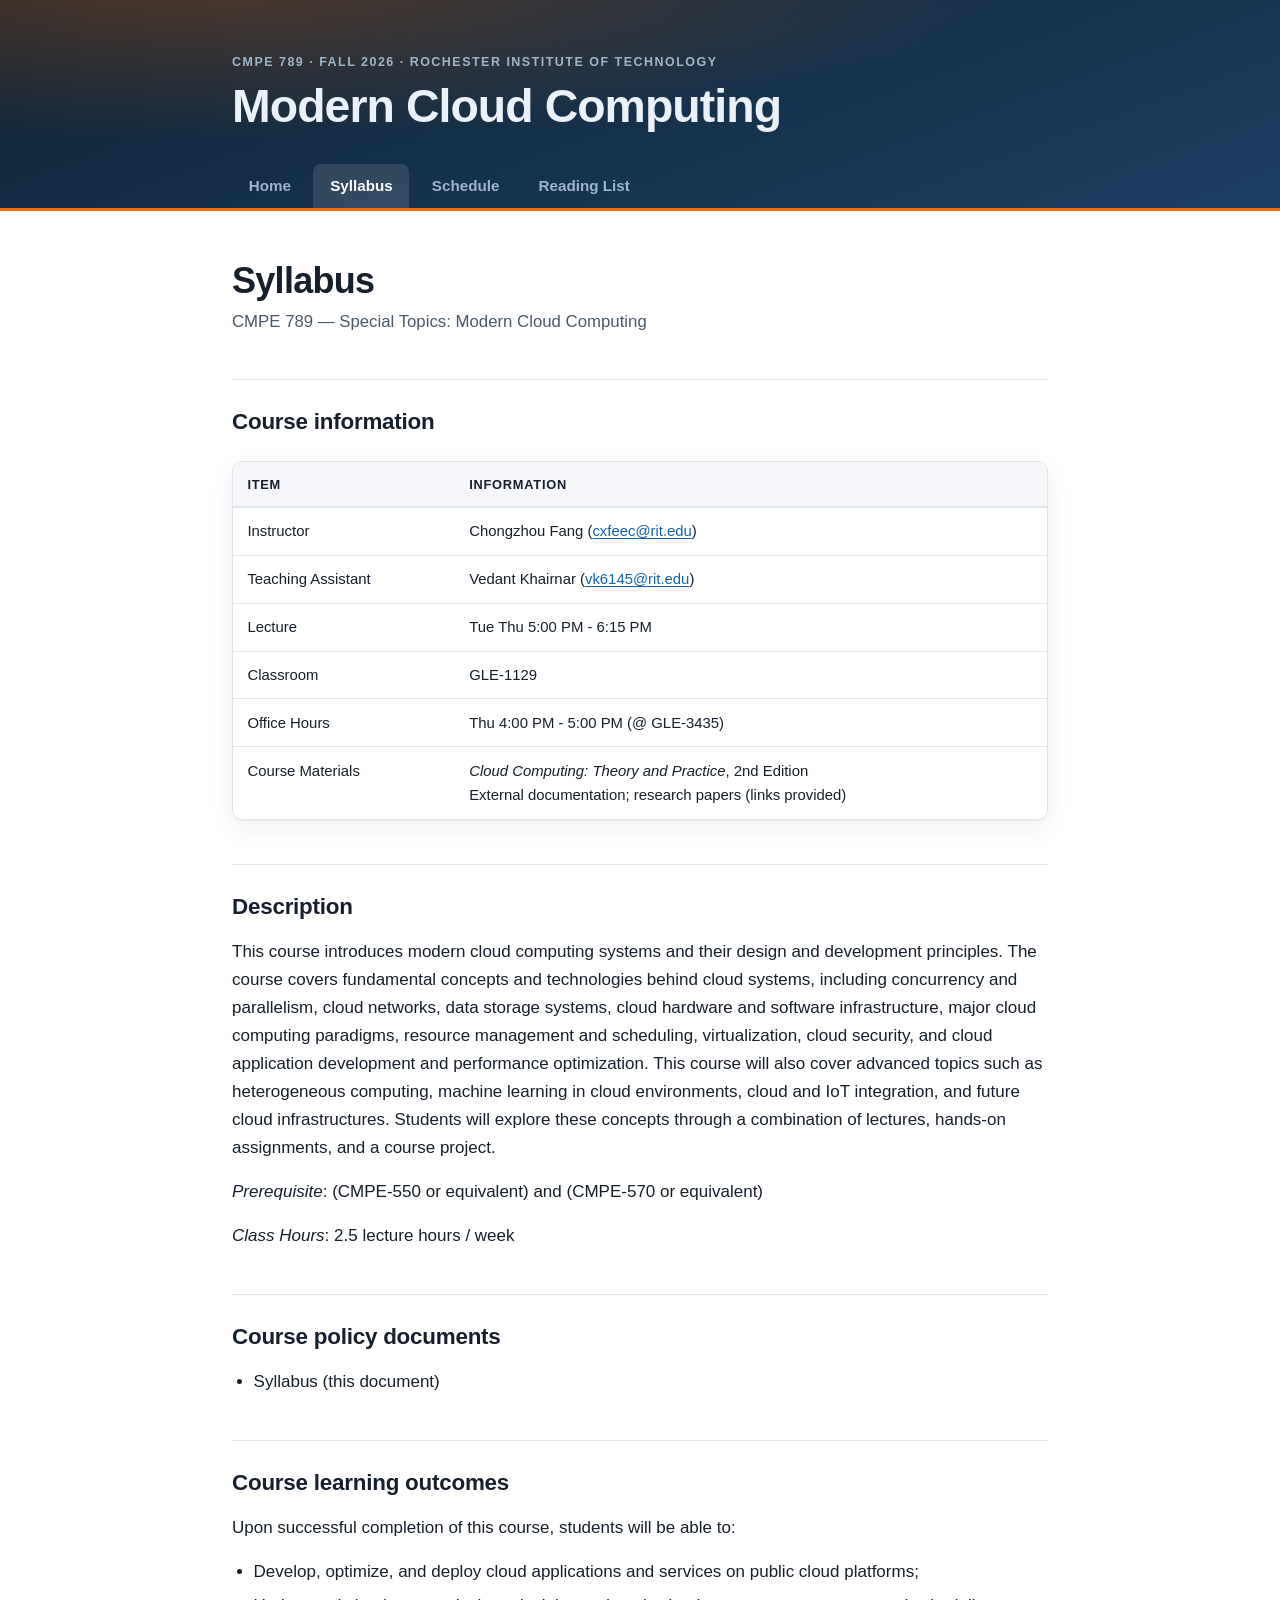
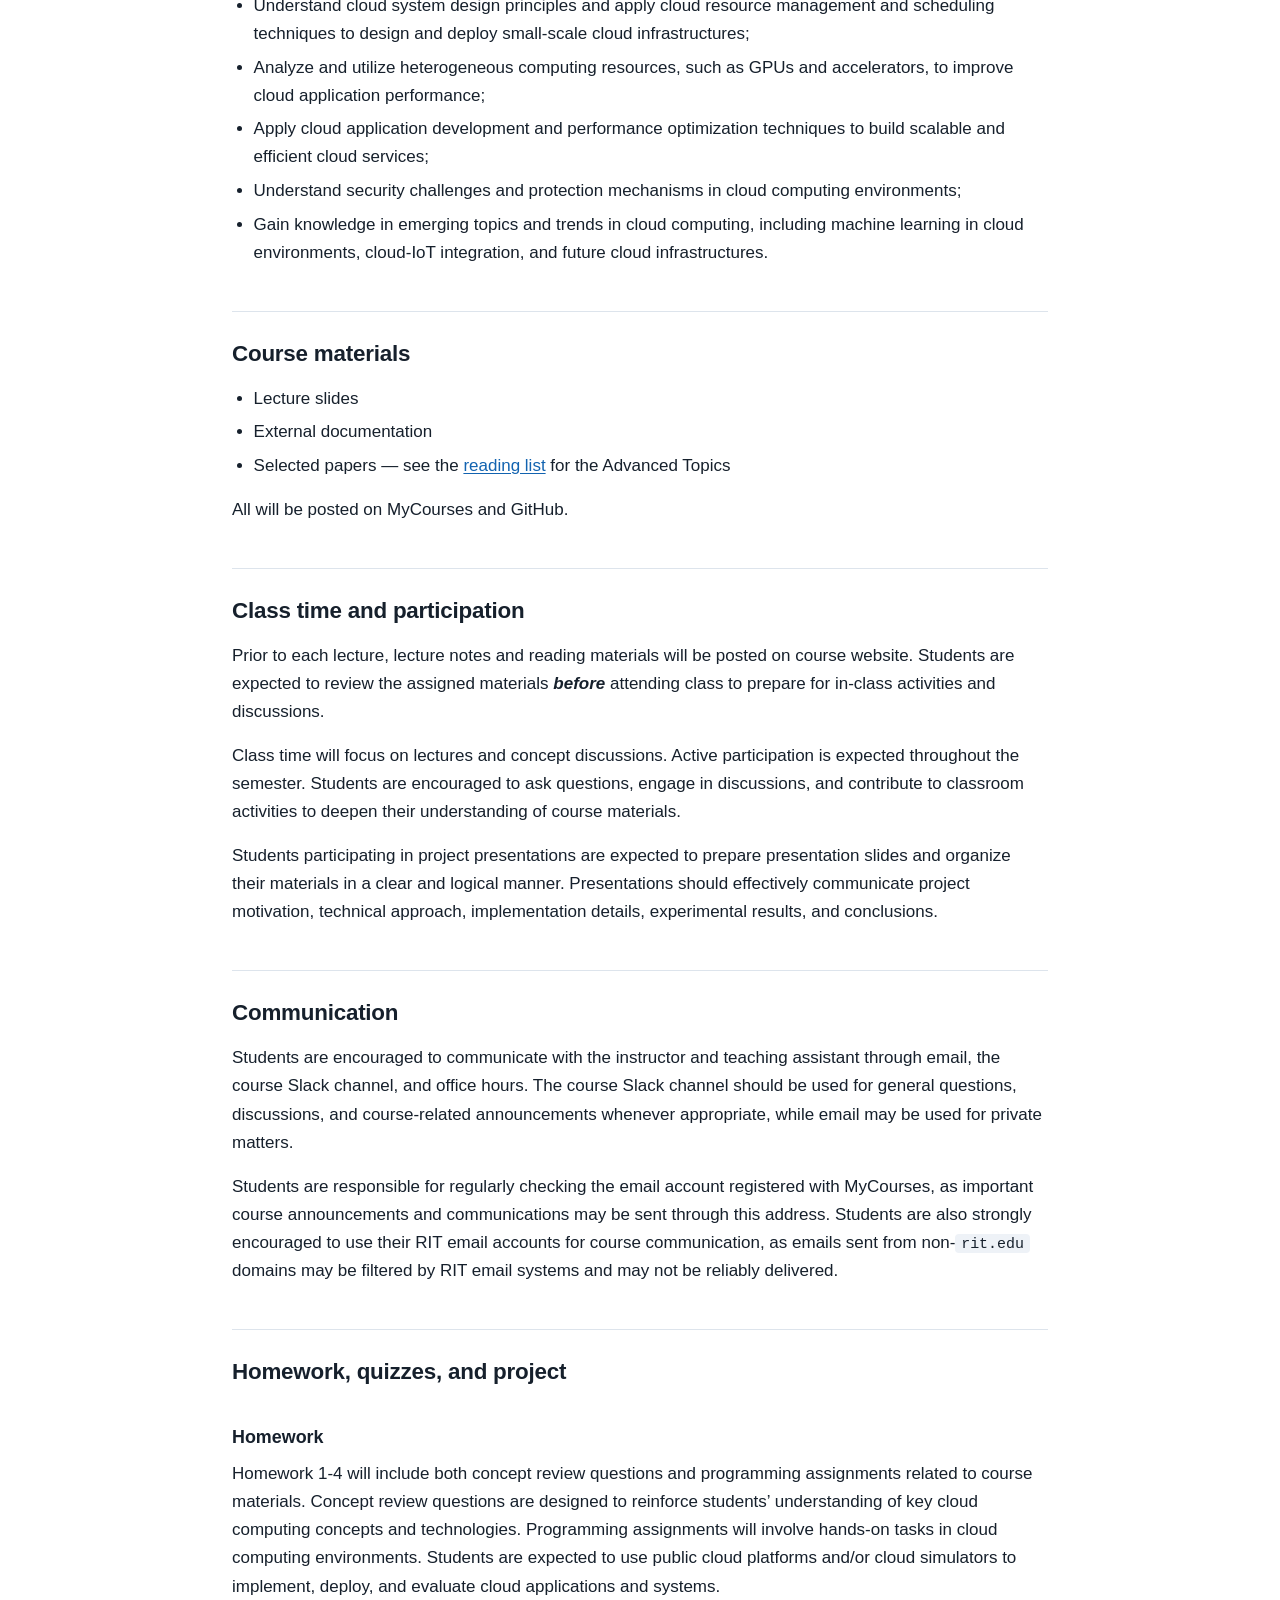
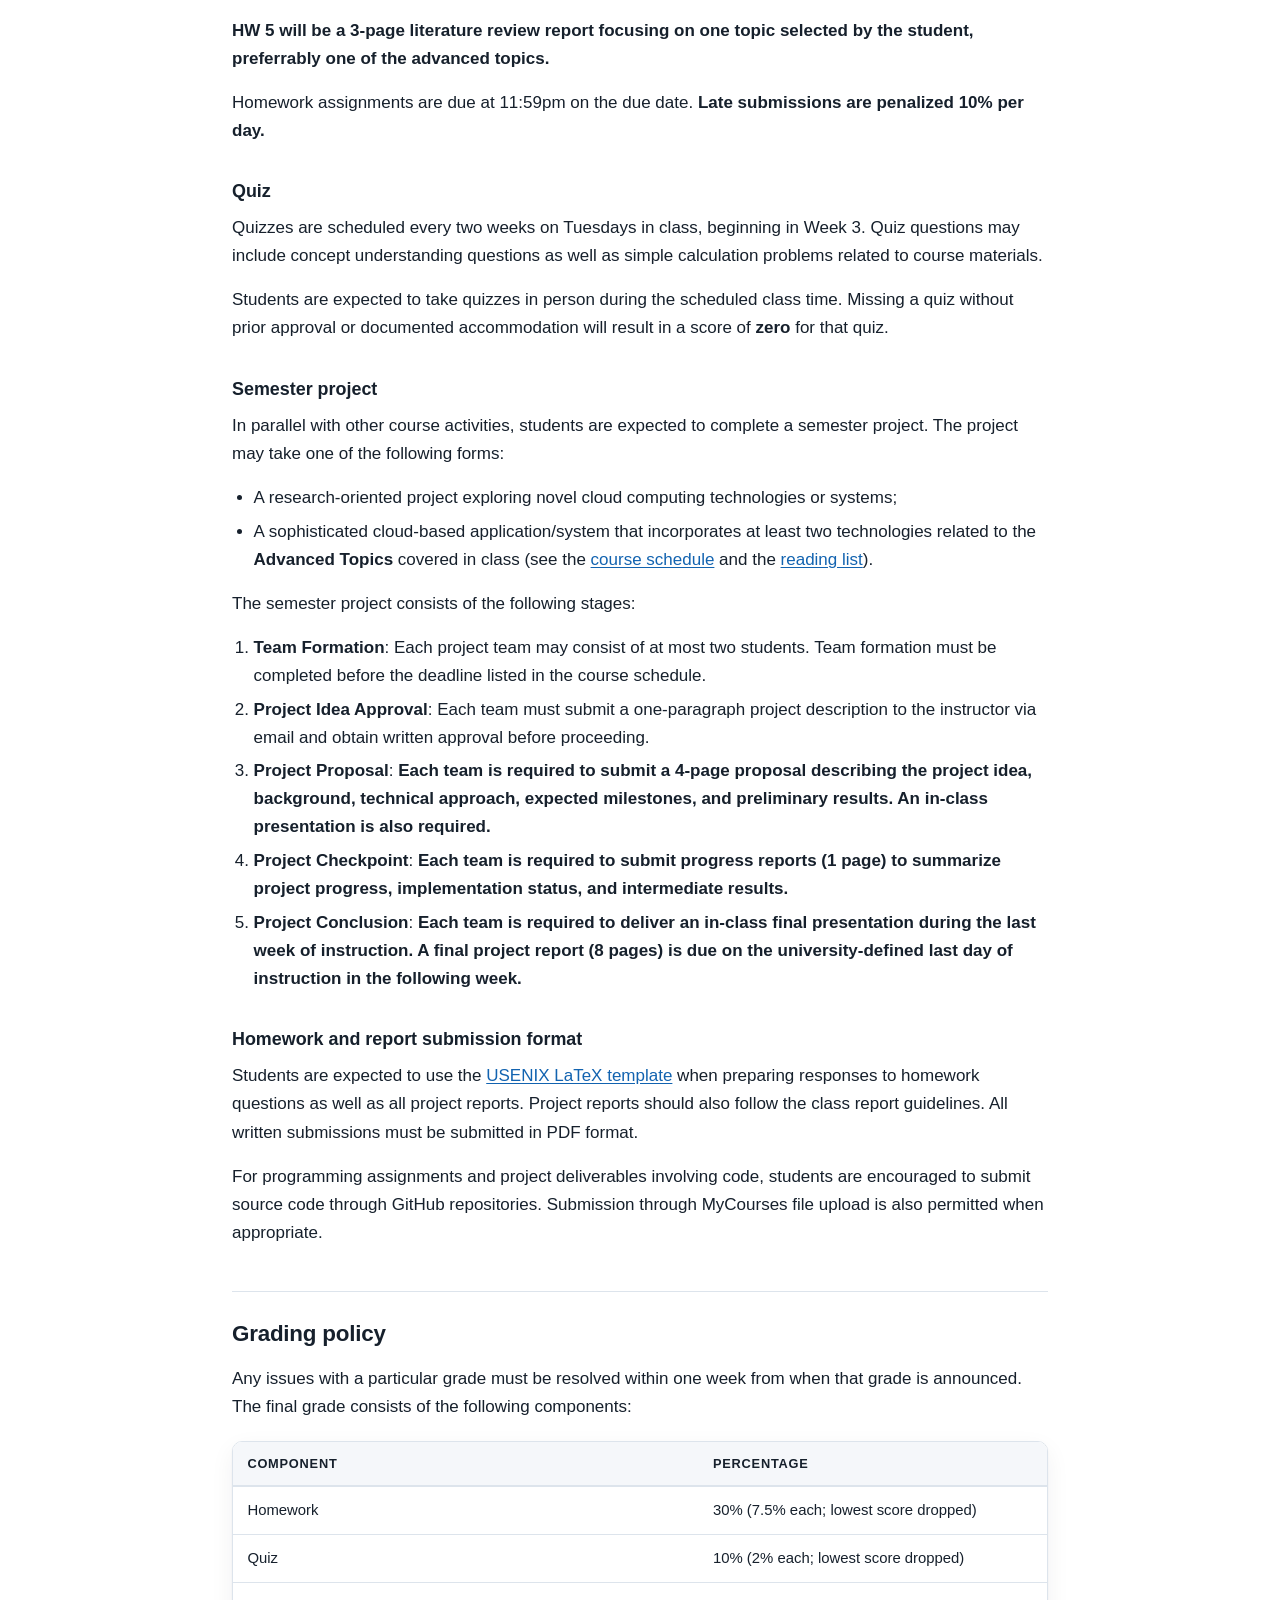
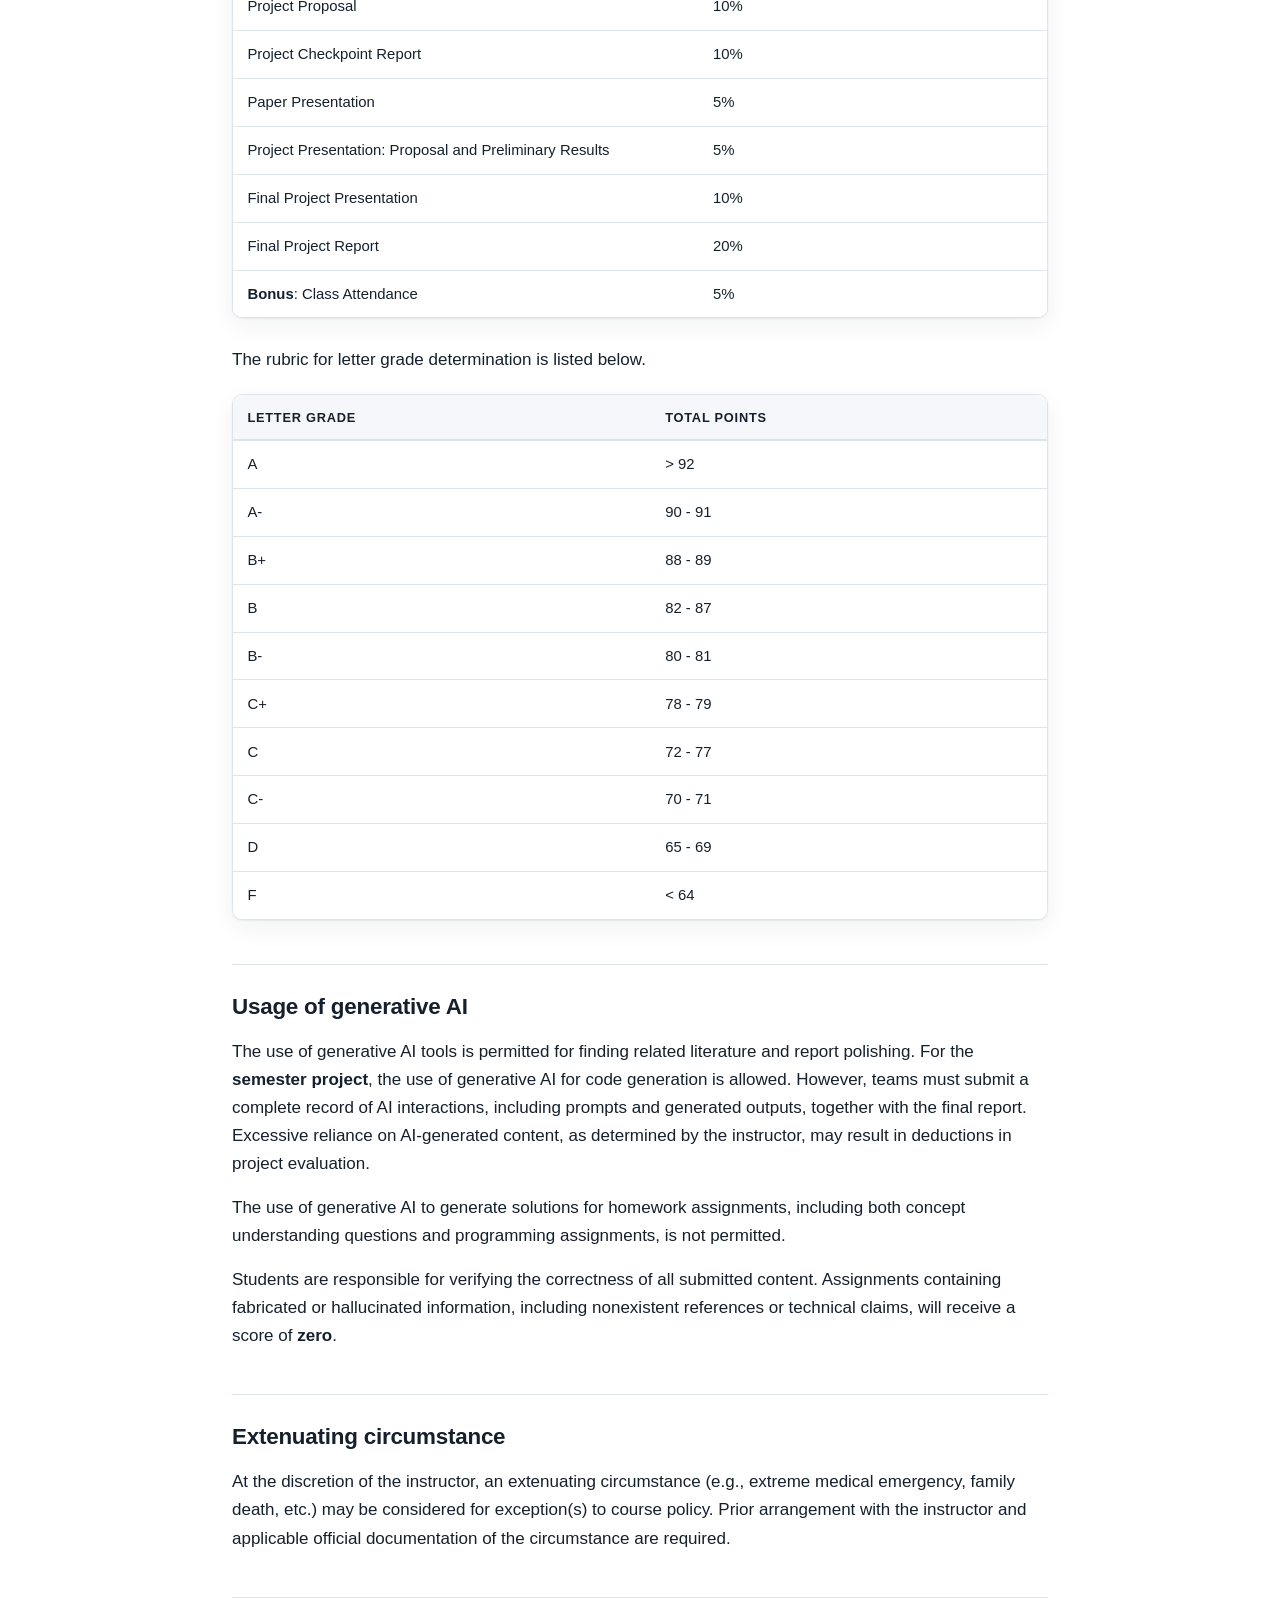
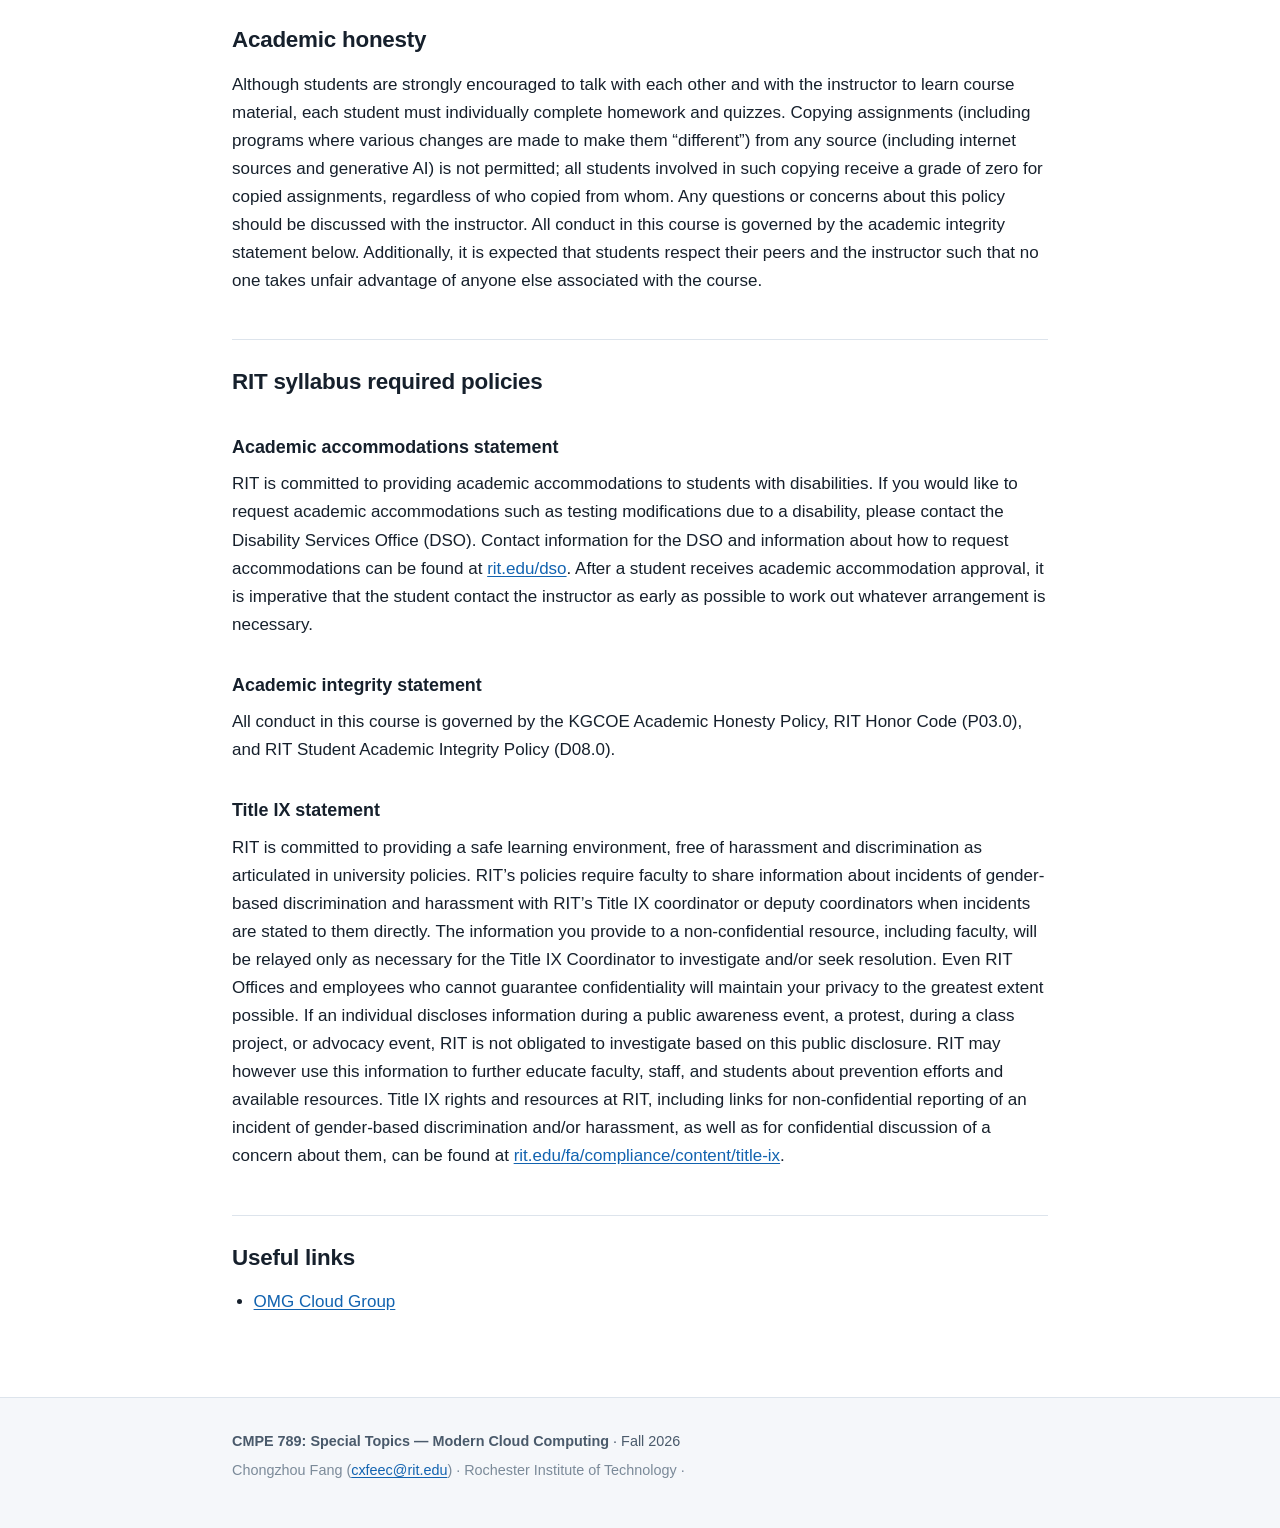
<file: syllabus.html>
<!DOCTYPE html>
<html lang="en">
<head>
<meta charset="utf-8">
<meta name="viewport" content="width=device-width, initial-scale=1">
<title>Syllabus &middot; CMPE 789: Modern Cloud Computing</title>
<meta name="description" content="Syllabus for CMPE 789 Special Topics: Modern Cloud Computing at RIT, Fall 2026 — policies, assignments, grading, and required statements.">
<link rel="stylesheet" href="assets/style.css">
</head>
<body>

<a class="skip-link" href="#content">Skip to content</a>

<header class="site-header">
  <div class="wrap">
    <p class="eyebrow">CMPE 789 &middot; Fall 2026 &middot; Rochester Institute of Technology</p>
    <h1 class="site-title"><a href="index.html">Modern Cloud Computing</a></h1>
    <!-- <p class="site-tagline">
      A graduate special-topics course on the design and development principles
      behind modern cloud computing systems.
    </p> -->
    <nav class="site-nav">
      <a href="index.html">Home</a>
      <a class="is-current" href="syllabus.html">Syllabus</a>
      <a href="schedule.html">Schedule</a>
      <a href="reading.html">Reading List</a>
    </nav>
  </div>
</header>

<main id="content" class="wrap page">

  <h1 class="page-title">Syllabus</h1>
  <p class="page-subtitle">CMPE 789 — Special Topics: Modern Cloud Computing</p>

  <h2>Course information</h2>

  <div class="table-scroll">
  <table>
    <thead>
      <tr><th>Item</th><th>Information</th></tr>
    </thead>
    <tbody>
      <tr><td>Instructor</td><td>Chongzhou Fang (<a href="mailto:cxfeec@rit.edu">cxfeec@rit.edu</a>)</td></tr>
      <tr><td>Teaching Assistant</td><td>Vedant Khairnar (<a href="mailto:vk6145@rit.edu">vk6145@rit.edu</a>)</td></tr>
      <tr><td>Lecture</td><td>Tue Thu 5:00 PM - 6:15 PM</td></tr>
      <tr><td>Classroom</td><td>GLE-1129</td></tr>
      <tr><td>Office Hours</td><td>Thu 4:00 PM - 5:00 PM (@ GLE-3435)</td></tr>
      <!-- <tr><td>Website</td><td>MyCourses, <a href="https://github.com/czfteaching/CMPE789-mcc">GitHub</a></td></tr> -->
      <tr>
        <td>Course Materials</td>
        <td>
          <em>Cloud Computing: Theory and Practice</em>, 2nd Edition<br>
          External documentation; research papers (links provided)
        </td>
      </tr>
    </tbody>
  </table>
  </div>

  <h2>Description</h2>

  <p>
    This course introduces modern cloud computing systems and their design and
    development principles. The course covers fundamental concepts and
    technologies behind cloud systems, including concurrency and parallelism,
    cloud networks, data storage systems, cloud hardware and software
    infrastructure, major cloud computing paradigms, resource management and
    scheduling, virtualization, cloud security, and cloud application
    development and performance optimization. This course will also cover
    advanced topics such as heterogeneous computing, machine learning in cloud
    environments, cloud and IoT integration, and future cloud infrastructures.
    Students will explore these concepts through a combination of lectures,
    hands-on assignments, and a course project.
  </p>

  <p><em>Prerequisite</em>: (CMPE-550 or equivalent) and (CMPE-570 or equivalent)</p>

  <p><em>Class Hours</em>: 2.5 lecture hours / week</p>

  <h2>Course policy documents</h2>

  <ul>
    <li>Syllabus (this document)</li>
  </ul>

  <!-- <p>Both are posted in MyCourses and the course GitHub repository.</p> -->

  <h2>Course learning outcomes</h2>

  <p>Upon successful completion of this course, students will be able to:</p>
  <ul>
    <li>Develop, optimize, and deploy cloud applications and services on public cloud platforms;</li>
    <li>Understand cloud system design principles and apply cloud resource management and scheduling techniques to design and deploy small-scale cloud infrastructures;</li>
    <li>Analyze and utilize heterogeneous computing resources, such as GPUs and accelerators, to improve cloud application performance;</li>
    <li>Apply cloud application development and performance optimization techniques to build scalable and efficient cloud services;</li>
    <li>Understand security challenges and protection mechanisms in cloud computing environments;</li>
    <li>Gain knowledge in emerging topics and trends in cloud computing, including machine learning in cloud environments, cloud-IoT integration, and future cloud infrastructures.</li>
  </ul>

  <h2>Course materials</h2>

  <ul>
    <li>Lecture slides</li>
    <li>External documentation</li>
    <li>Selected papers &mdash; see the <a href="reading.html">reading list</a> for the Advanced Topics</li>
  </ul>

  <p>All will be posted on MyCourses and GitHub.</p>

  <h2>Class time and participation</h2>

  <p>
    Prior to each lecture, lecture notes and reading materials will be posted on
    course website. Students are expected to review the assigned materials
    <strong><em>before</em></strong> attending class to prepare for in-class
    activities and discussions.
  </p>

  <p>
    Class time will focus on lectures and concept discussions. Active
    participation is expected throughout the semester. Students are encouraged
    to ask questions, engage in discussions, and contribute to classroom
    activities to deepen their understanding of course materials.
  </p>

  <p>
    Students participating in project presentations are expected to prepare
    presentation slides and organize their materials in a clear and logical
    manner. Presentations should effectively communicate project motivation,
    technical approach, implementation details, experimental results, and
    conclusions.
  </p>

  <h2>Communication</h2>

  <p>
    Students are encouraged to communicate with the instructor and teaching
    assistant through email, the course Slack channel, and office hours. The
    course Slack channel should be used for general questions, discussions, and
    course-related announcements whenever appropriate, while email may be used
    for private matters.
  </p>

  <p>
    Students are responsible for regularly checking the email account registered
    with MyCourses, as important course announcements and communications may be
    sent through this address. Students are also strongly encouraged to use
    their RIT email accounts for course communication, as emails sent from
    non-<code>rit.edu</code> domains may be filtered by RIT email systems and
    may not be reliably delivered.
  </p>

  <h2>Homework, quizzes, and project</h2>

  <h3>Homework</h3>

  <p>
    Homework 1-4 will include both concept review questions and programming
    assignments related to course materials. Concept review questions are
    designed to reinforce students’ understanding of key cloud computing
    concepts and technologies. Programming assignments will involve hands-on
    tasks in cloud computing environments. Students are expected to use public
    cloud platforms and/or cloud simulators to implement, deploy, and evaluate
    cloud applications and systems.
  </p>

  <p><b>
    HW 5 will be a 3-page literature review report focusing on one topic selected by the student, preferrably one of the
    advanced topics.</b>
  </p>

  <p>
    Homework assignments are due at 11:59pm on the due date.
    <strong>Late submissions are penalized 10% per day.</strong>
  </p>

  <h3>Quiz</h3>

  <p>
    Quizzes are scheduled every two weeks on Tuesdays in class, beginning in
    Week 3. Quiz questions may include concept understanding questions as well
    as simple calculation problems related to course materials.
  </p>

  <p>
    Students are expected to take quizzes in person during the scheduled class
    time. Missing a quiz without prior approval or documented accommodation will
    result in a score of <strong>zero</strong> for that quiz.
  </p>

  <h3>Semester project</h3>

  <p>
    In parallel with other course activities, students are expected to complete
    a semester project. The project may take one of the following forms:
  </p>

  <ul>
    <li>A research-oriented project exploring novel cloud computing technologies or systems;</li>
    <li>A sophisticated cloud-based application/system that incorporates at least two technologies related to the <strong>Advanced Topics</strong> covered in class (see the <a href="schedule.html">course schedule</a> and the <a href="reading.html">reading list</a>).</li>
  </ul>

  <p>The semester project consists of the following stages:</p>

  <ol>
    <li><strong>Team Formation</strong>: Each project team may consist of at most two students. Team formation must be completed before the deadline listed in the course schedule.</li>
    <li><strong>Project Idea Approval</strong>: Each team must submit a one-paragraph project description to the instructor via email and obtain written approval before proceeding.</li>
    <li><strong>Project Proposal</strong>: <b>Each team is required to submit a 4-page proposal describing the project idea, background, technical approach, expected milestones, and preliminary results. An in-class presentation is also required.</b></li>
    <li><strong>Project Checkpoint</strong>: <b>Each team is required to submit progress reports (1 page) to summarize project progress, implementation status, and intermediate results.</b></li>
    <li><strong>Project Conclusion</strong>: <b>Each team is required to deliver an in-class final presentation during the last week of instruction. A final project report (8 pages) is due on the university-defined last day of instruction in the following week.</b></li>
  </ol>

  <h3>Homework and report submission format</h3>

  <p>
    Students are expected to use the
    <a href="https://www.usenix.org/conferences/author-resources/paper-templates">USENIX LaTeX template</a>
    when preparing responses to homework questions as well as all project
    reports. Project reports should also follow the class report guidelines. All
    written submissions must be submitted in PDF format.
  </p>

  <p>
    For programming assignments and project deliverables involving code,
    students are encouraged to submit source code through GitHub repositories.
    Submission through MyCourses file upload is also permitted when appropriate.
  </p>

  <h2>Grading policy</h2>

  <p>
    Any issues with a particular grade must be resolved within one week from
    when that grade is announced. The final grade consists of the following
    components:
  </p>

  <div class="table-scroll">
  <table>
    <thead>
      <tr><th>Component</th><th>Percentage</th></tr>
    </thead>
    <tbody>
      <tr><td>Homework</td><td>30% (7.5% each; lowest score dropped)</td></tr>
      <tr><td>Quiz</td><td>10% (2% each; lowest score dropped)</td></tr>
      <tr><td>Project Proposal</td><td>10%</td></tr>
      <tr><td>Project Checkpoint Report</td><td>10%</td></tr>
      <tr><td>Paper Presentation</td><td>5%</td></tr>
      <tr><td>Project Presentation: Proposal and Preliminary Results</td><td>5%</td></tr>
      <tr><td>Final Project Presentation</td><td>10%</td></tr>
      <tr><td>Final Project Report</td><td>20%</td></tr>
      <tr><td><strong>Bonus</strong>: Class Attendance</td><td>5%</td></tr>
    </tbody>
  </table>
  </div>

  <p>The rubric for letter grade determination is listed below.</p>

  <div class="table-scroll">
  <table>
    <thead>
      <tr><th>Letter Grade</th><th>Total Points</th></tr>
    </thead>
    <tbody>
      <tr><td>A</td><td>&gt; 92</td></tr>
      <tr><td>A-</td><td>90 - 91</td></tr>
      <tr><td>B+</td><td>88 - 89</td></tr>
      <tr><td>B</td><td>82 - 87</td></tr>
      <tr><td>B-</td><td>80 - 81</td></tr>
      <tr><td>C+</td><td>78 - 79</td></tr>
      <tr><td>C</td><td>72 - 77</td></tr>
      <tr><td>C-</td><td>70 - 71</td></tr>
      <tr><td>D</td><td>65 - 69</td></tr>
      <tr><td>F</td><td>&lt; 64</td></tr>
    </tbody>
  </table>
  </div>

  <h2>Usage of generative AI</h2>

  <p>
    The use of generative AI tools is permitted for finding related literature
    and report polishing. For the <strong>semester project</strong>, the use of
    generative AI for code generation is allowed. However, teams must submit a
    complete record of AI interactions, including prompts and generated outputs,
    together with the final report. Excessive reliance on AI-generated content,
    as determined by the instructor, may result in deductions in project
    evaluation.
  </p>

  <p>
    The use of generative AI to generate solutions for homework assignments,
    including both concept understanding questions and programming assignments,
    is not permitted.
  </p>

  <p>
    Students are responsible for verifying the correctness of all submitted
    content. Assignments containing fabricated or hallucinated information,
    including nonexistent references or technical claims, will receive a score
    of <strong>zero</strong>.
  </p>

  <h2>Extenuating circumstance</h2>

  <p>
    At the discretion of the instructor, an extenuating circumstance (e.g.,
    extreme medical emergency, family death, etc.) may be considered for
    exception(s) to course policy. Prior arrangement with the instructor and
    applicable official documentation of the circumstance are required.
  </p>

  <h2>Academic honesty</h2>

  <p>
    Although students are strongly encouraged to talk with each other and with
    the instructor to learn course material, each student must individually
    complete homework and quizzes. Copying assignments (including programs where
    various changes are made to make them “different”) from any source
    (including internet sources and generative AI) is not permitted; all
    students involved in such copying receive a grade of zero for copied
    assignments, regardless of who copied from whom. Any questions or concerns
    about this policy should be discussed with the instructor. All conduct in
    this course is governed by the academic integrity statement below.
    Additionally, it is expected that students respect their peers and the
    instructor such that no one takes unfair advantage of anyone else associated
    with the course.
  </p>

  <h2>RIT syllabus required policies</h2>

  <h3>Academic accommodations statement</h3>

  <p>
    RIT is committed to providing academic accommodations to students with
    disabilities. If you would like to request academic accommodations such as
    testing modifications due to a disability, please contact the Disability
    Services Office (DSO). Contact information for the DSO and information about
    how to request accommodations can be found at
    <a href="http://www.rit.edu/dso">rit.edu/dso</a>. After a student receives
    academic accommodation approval, it is imperative that the student contact
    the instructor as early as possible to work out whatever arrangement is
    necessary.
  </p>

  <h3>Academic integrity statement</h3>

  <p>
    All conduct in this course is governed by the KGCOE Academic Honesty Policy,
    RIT Honor Code (P03.0), and RIT Student Academic Integrity Policy (D08.0).
  </p>

  <h3>Title IX statement</h3>

  <p>
    RIT is committed to providing a safe learning environment, free of
    harassment and discrimination as articulated in university policies. RIT’s
    policies require faculty to share information about incidents of
    gender-based discrimination and harassment with RIT’s Title IX coordinator
    or deputy coordinators when incidents are stated to them directly. The
    information you provide to a non-confidential resource, including faculty,
    will be relayed only as necessary for the Title IX Coordinator to
    investigate and/or seek resolution. Even RIT Offices and employees who
    cannot guarantee confidentiality will maintain your privacy to the greatest
    extent possible. If an individual discloses information during a public
    awareness event, a protest, during a class project, or advocacy event, RIT
    is not obligated to investigate based on this public disclosure. RIT may
    however use this information to further educate faculty, staff, and students
    about prevention efforts and available resources. Title IX rights and
    resources at RIT, including links for non-confidential reporting of an
    incident of gender-based discrimination and/or harassment, as well as for
    confidential discussion of a concern about them, can be found at
    <a href="http://www.rit.edu/fa/compliance/content/title-ix">rit.edu/fa/compliance/content/title-ix</a>.
  </p>

  <h2>Useful links</h2>

  <ul>
    <li><a href="https://www.omg.org/cloud/deliverables/">OMG Cloud Group</a></li>
  </ul>

</main>

<footer class="site-footer">
  <div class="wrap">
    <p><strong>CMPE 789: Special Topics — Modern Cloud Computing</strong> &middot; Fall 2026</p>
    <p class="muted">
      Chongzhou Fang (<a href="mailto:cxfeec@rit.edu">cxfeec@rit.edu</a>) &middot;
      Rochester Institute of Technology &middot;
      <!-- Source on <a href="https://github.com/czfteaching/CMPE789-mcc">GitHub</a> -->
    </p>
  </div>
</footer>

</body>
</html>
</file>
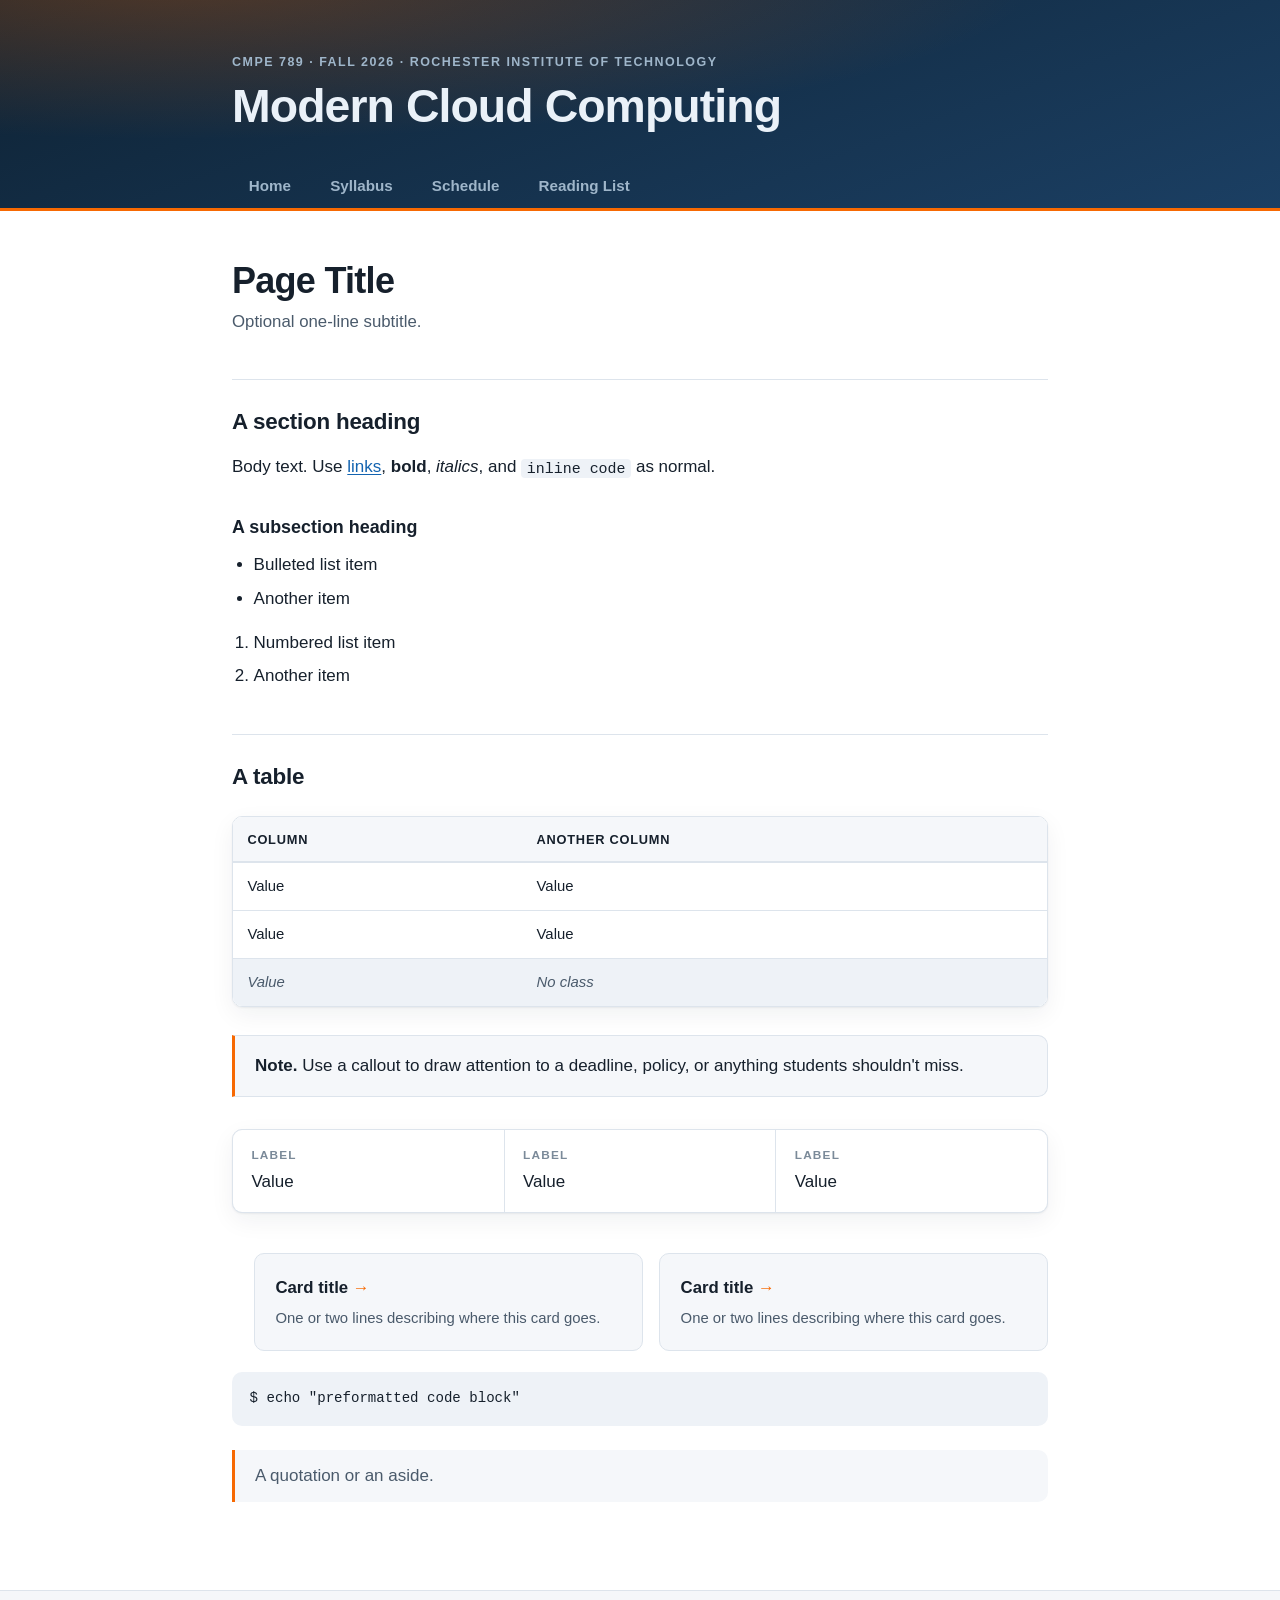
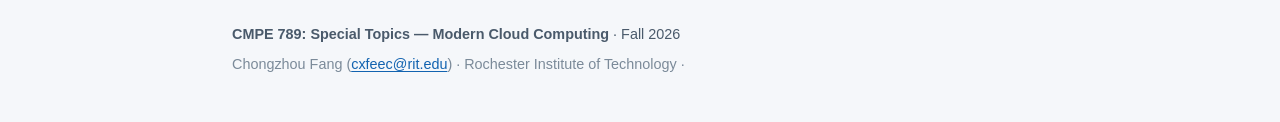
<file: template.html>
<!DOCTYPE html>
<!--
  ===========================================================================
  PAGE TEMPLATE — copy this file to make a new page.

  To add a page, e.g. "Assignments":
    1. cp template.html assignments.html
    2. Edit <title>, the <meta name="description">, .page-title, .page-subtitle.
    3. Add   <a href="assignments.html">Assignments</a>   to the <nav> block in
       index.html, syllabus.html, schedule.html AND this template, so every page
       links to it. Give it class="is-current" on its own page only.
    4. Write the content inside <main>. Delete the example blocks you don't use.

  All styling lives in assets/style.css — there is no build step. Open the .html
  file in a browser to preview, and push to the repo to publish.
  ===========================================================================
-->
<html lang="en">
<head>
<meta charset="utf-8">
<meta name="viewport" content="width=device-width, initial-scale=1">
<title>Page Title &middot; CMPE 789: Modern Cloud Computing</title>
<meta name="description" content="One-sentence description of this page, used by search engines.">
<link rel="stylesheet" href="assets/style.css">
</head>
<body>

<a class="skip-link" href="#content">Skip to content</a>

<!-- ===== Header: identical on every page. Copy as-is; only change which nav
     link carries class="is-current". ===== -->
<header class="site-header">
  <div class="wrap">
    <p class="eyebrow">CMPE 789 &middot; Fall 2026 &middot; Rochester Institute of Technology</p>
    <h1 class="site-title"><a href="index.html">Modern Cloud Computing</a></h1>
    <!-- <p class="site-tagline">
      A graduate special-topics course on the design and development principles
      behind modern cloud computing systems.
    </p> -->
    <nav class="site-nav">
      <a href="index.html">Home</a>
      <a href="syllabus.html">Syllabus</a>
      <a href="schedule.html">Schedule</a>
      <a href="reading.html">Reading List</a>
      <!-- Add new pages here. Mark the current page: class="is-current" -->
    </nav>
  </div>
</header>

<!-- ===== Content =====
     Add class="page--wide" to <main> for pages built around a wide table
     (schedule.html does this). ===== -->
<main id="content" class="wrap page">

  <h1 class="page-title">Page Title</h1>
  <p class="page-subtitle">Optional one-line subtitle.</p>

  <h2>A section heading</h2>

  <p>
    Body text. Use <a href="index.html">links</a>, <strong>bold</strong>,
    <em>italics</em>, and <code>inline code</code> as normal.
  </p>

  <h3>A subsection heading</h3>

  <ul>
    <li>Bulleted list item</li>
    <li>Another item</li>
  </ul>

  <ol>
    <li>Numbered list item</li>
    <li>Another item</li>
  </ol>


  <!-- ===== Reusable block: table =====
       Always keep the .table-scroll wrapper — it lets wide tables scroll on
       phones instead of stretching the whole page. -->
  <h2>A table</h2>

  <div class="table-scroll">
  <table>
    <thead>
      <tr><th>Column</th><th>Another column</th></tr>
    </thead>
    <tbody>
      <tr><td>Value</td><td>Value</td></tr>
      <tr><td>Value</td><td>Value</td></tr>
      <!-- class="is-break" greys out a row (used for breaks in the schedule) -->
      <tr class="is-break"><td>Value</td><td>No class</td></tr>
    </tbody>
  </table>
  </div>


  <!-- ===== Reusable block: highlighted note ===== -->
  <div class="callout">
    <p>
      <strong>Note.</strong> Use a callout to draw attention to a deadline,
      policy, or anything students shouldn't miss.
    </p>
  </div>


  <!-- ===== Reusable block: key/value facts grid ===== -->
  <dl class="factbox">
    <div><dt>Label</dt><dd>Value</dd></div>
    <div><dt>Label</dt><dd>Value</dd></div>
    <div><dt>Label</dt><dd>Value</dd></div>
  </dl>


  <!-- ===== Reusable block: linked cards ===== -->
  <ul class="cards">
    <li><a class="card" href="syllabus.html">
      <h3>Card title <span class="arrow">&rarr;</span></h3>
      <p>One or two lines describing where this card goes.</p>
    </a></li>
    <li><a class="card" href="schedule.html">
      <h3>Card title <span class="arrow">&rarr;</span></h3>
      <p>One or two lines describing where this card goes.</p>
    </a></li>
  </ul>


  <!-- ===== Reusable block: code sample ===== -->
  <pre><code>$ echo "preformatted code block"</code></pre>


  <!-- ===== Reusable block: quote / aside ===== -->
  <blockquote>
    <p>A quotation or an aside.</p>
  </blockquote>

</main>

<!-- ===== Footer: identical on every page. Copy as-is. ===== -->
<footer class="site-footer">
  <div class="wrap">
    <p><strong>CMPE 789: Special Topics — Modern Cloud Computing</strong> &middot; Fall 2026</p>
    <p class="muted">
      Chongzhou Fang (<a href="mailto:cxfeec@rit.edu">cxfeec@rit.edu</a>) &middot;
      Rochester Institute of Technology &middot;
      <!-- Source on <a href="https://github.com/czfteaching/CMPE789-mcc">GitHub</a> -->
    </p>
  </div>
</footer>

</body>
</html>
</file>
<file: assets/style.css>
/* ==========================================================================
   CMPE 789 — Modern Cloud Computing
   Single stylesheet shared by every page. Plain CSS, no build step.
   ========================================================================== */

:root {
  --ink:          #16202c;
  --ink-soft:     #4a5a6b;
  --ink-faint:    #7b8a99;
  --bg:           #ffffff;
  --bg-soft:      #f5f7fa;
  --bg-sunken:    #eef2f7;
  --rule:         #dde4ec;
  --accent:       #f76902;  /* RIT orange */
  --link:         #1263b0;
  --link-hover:   #0d4a85;
  --header-a:     #0e2233;
  --header-b:     #1b3f63;
  --header-ink:   #eaf1f8;
  --header-faint: #9fb6ca;
  --shadow:       0 1px 2px rgba(16, 34, 51, .06), 0 8px 24px rgba(16, 34, 51, .06);
  --radius:       10px;
  --measure:      54rem;
}

@media (prefers-color-scheme: dark) {
  :root {
    --ink:        #e6edf4;
    --ink-soft:   #a9b8c7;
    --ink-faint:  #7f8fa0;
    --bg:         #0f1720;
    --bg-soft:    #151f2b;
    --bg-sunken:  #1a2635;
    --rule:       #26364a;
    --link:       #6cb2f2;
    --link-hover: #9acbf8;
    --shadow:     0 1px 2px rgba(0, 0, 0, .4), 0 8px 24px rgba(0, 0, 0, .3);
  }
}

*, *::before, *::after { box-sizing: border-box; }

html { -webkit-text-size-adjust: 100%; }

body {
  margin: 0;
  background: var(--bg);
  color: var(--ink);
  font-family: -apple-system, BlinkMacSystemFont, "Segoe UI", Roboto,
               Helvetica, Arial, sans-serif;
  font-size: 17px;
  line-height: 1.65;
  -webkit-font-smoothing: antialiased;
}

.wrap {
  width: 100%;
  max-width: var(--measure);
  margin: 0 auto;
  padding: 0 1.5rem;
}

a { color: var(--link); text-underline-offset: 2px; }
a:hover { color: var(--link-hover); }

.skip-link { position: absolute; left: -9999px; }
.skip-link:focus {
  left: 1rem; top: 1rem; z-index: 10;
  background: var(--accent); color: #fff;
  padding: .5rem .9rem; border-radius: 6px;
}


/* --- Header -------------------------------------------------------------- */

.site-header {
  background:
    radial-gradient(120% 140% at 15% -10%, rgba(247, 105, 2, .28) 0%, rgba(247, 105, 2, 0) 55%),
    linear-gradient(160deg, var(--header-a) 0%, var(--header-b) 100%);
  color: var(--header-ink);
  padding: 3.25rem 0 0;
  border-bottom: 3px solid var(--accent);
}

.eyebrow {
  margin: 0 0 .5rem;
  font-size: .78rem;
  font-weight: 600;
  letter-spacing: .12em;
  text-transform: uppercase;
  color: var(--header-faint);
}

.site-title {
  margin: 0;
  font-size: clamp(2rem, 5vw, 2.9rem);
  font-weight: 700;
  letter-spacing: -.02em;
  line-height: 1.1;
}
.site-title a { color: inherit; text-decoration: none; }
.site-title a:hover { color: #fff; }

.site-tagline {
  margin: .85rem 0 0;
  max-width: 46rem;
  color: var(--header-faint);
  font-size: 1.02rem;
}

.site-nav {
  display: flex;
  flex-wrap: wrap;
  gap: .35rem;
  margin-top: 2rem;
}

.site-nav a {
  display: block;
  padding: .6rem 1.05rem;
  margin-bottom: -3px;
  border-radius: 8px 8px 0 0;
  border-bottom: 3px solid transparent;
  color: var(--header-faint);
  font-weight: 600;
  font-size: .95rem;
  text-decoration: none;
}
.site-nav a:hover { color: #fff; background: rgba(255, 255, 255, .08); }
.site-nav a.is-current {
  color: #fff;
  background: rgba(255, 255, 255, .12);
  border-bottom-color: var(--accent);
}
.site-nav .nav-right { margin-left: auto; }


/* --- Content ------------------------------------------------------------- */

.page {
  padding-top: 3rem;
  padding-bottom: 4rem;
}
/* For pages built around a wide table. */
.page--wide { max-width: 74rem; }

.page-title {
  margin: 0 0 .35rem;
  font-size: clamp(1.7rem, 4vw, 2.25rem);
  font-weight: 700;
  letter-spacing: -.02em;
  line-height: 1.2;
}
.page-subtitle {
  margin: 0 0 2rem;
  color: var(--ink-soft);
  font-size: 1.05rem;
}

.page h2 {
  margin: 2.75rem 0 .75rem;
  padding-top: 1.5rem;
  border-top: 1px solid var(--rule);
  font-size: 1.4rem;
  font-weight: 700;
  letter-spacing: -.01em;
}
.page h2:first-child { margin-top: 0; padding-top: 0; border-top: 0; }

.page h3 { margin: 2rem 0 .5rem; font-size: 1.12rem; font-weight: 600; }
.page h4 { margin: 1.5rem 0 .4rem; font-size: 1rem; font-weight: 600; color: var(--ink-soft); }

.page p, .page ul, .page ol { margin: 0 0 1rem; }
.page ul, .page ol { padding-left: 1.35rem; }
.page li { margin-bottom: .35rem; }
.page li > ul, .page li > ol { margin-top: .35rem; }

.page hr { border: 0; border-top: 1px solid var(--rule); margin: 2.5rem 0; }

.page blockquote {
  margin: 1.5rem 0;
  padding: .75rem 1.25rem;
  border-left: 3px solid var(--accent);
  background: var(--bg-soft);
  border-radius: 0 var(--radius) var(--radius) 0;
  color: var(--ink-soft);
}
.page blockquote > :last-child { margin-bottom: 0; }

code, kbd, samp, pre {
  font-family: ui-monospace, SFMono-Regular, Menlo, Consolas, monospace;
}
.page code {
  background: var(--bg-sunken);
  padding: .12em .38em;
  border-radius: 4px;
  font-size: .88em;
}
.page pre {
  background: var(--bg-sunken);
  padding: 1rem 1.1rem;
  border-radius: var(--radius);
  overflow-x: auto;
  font-size: .88rem;
  line-height: 1.55;
}
.page pre code { background: none; padding: 0; font-size: inherit; }


/* --- Tables -------------------------------------------------------------- */

/* Wrap a wide table in <div class="table-scroll"> so it scrolls on its own
   instead of pushing the whole page sideways on small screens. */
.table-scroll {
  overflow-x: auto;
  margin: 1.25rem 0 1.75rem;
  border: 1px solid var(--rule);
  border-radius: var(--radius);
  box-shadow: var(--shadow);
  -webkit-overflow-scrolling: touch;
}

table {
  border-collapse: collapse;
  width: 100%;
  font-size: .93rem;
  background: var(--bg);
}
.table-scroll > table { margin: 0; min-width: 46rem; }

thead th {
  background: var(--bg-soft);
  text-align: left;
  font-weight: 600;
  font-size: .8rem;
  letter-spacing: .06em;
  text-transform: uppercase;
  white-space: nowrap;
  padding: .7rem .9rem;
  border-bottom: 2px solid var(--rule);
}

tbody td {
  padding: .7rem .9rem;
  border-bottom: 1px solid var(--rule);
  vertical-align: top;
}
tbody tr:last-child td { border-bottom: 0; }
tbody tr:hover td { background: var(--bg-soft); }

/* Break rows (October break, Thanksgiving, end of instruction). */
tbody tr.is-break td { background: var(--bg-sunken); color: var(--ink-soft); font-style: italic; }
tbody tr.is-break:hover td { background: var(--bg-sunken); }

/* Narrow columns in the schedule table. */
.col-narrow { width: 4.5rem; white-space: nowrap; }


/* --- Reusable blocks ----------------------------------------------------- */

.lede {
  font-size: 1.15rem;
  line-height: 1.6;
  color: var(--ink-soft);
  margin-bottom: 2rem;
}

/* Key/value grid — used for the course facts on the home page. */
.factbox {
  display: grid;
  grid-template-columns: repeat(auto-fit, minmax(15rem, 1fr));
  gap: 1px;
  background: var(--rule);
  border: 1px solid var(--rule);
  border-radius: var(--radius);
  overflow: hidden;
  margin: 2rem 0 2.5rem;
  box-shadow: var(--shadow);
}
.factbox > div { background: var(--bg); padding: 1rem 1.15rem; }
.factbox dt {
  font-size: .74rem;
  font-weight: 600;
  letter-spacing: .1em;
  text-transform: uppercase;
  color: var(--ink-faint);
  margin-bottom: .2rem;
}
.factbox dd { margin: 0; font-weight: 500; }

/* Linked cards. */
.cards {
  display: grid;
  grid-template-columns: repeat(auto-fit, minmax(16rem, 1fr));
  gap: 1rem;
  margin: 1.5rem 0 2.5rem;
  padding: 0;
  list-style: none;
}
.card {
  display: block;
  padding: 1.2rem 1.3rem;
  background: var(--bg-soft);
  border: 1px solid var(--rule);
  border-radius: var(--radius);
  text-decoration: none;
  color: inherit;
  transition: transform .12s ease, box-shadow .12s ease, border-color .12s ease;
}
.card:hover {
  transform: translateY(-2px);
  border-color: var(--accent);
  box-shadow: var(--shadow);
  color: inherit;
}
.card h3 { margin: 0 0 .3rem; font-size: 1.05rem; font-weight: 600; }
.card p { margin: 0; font-size: .93rem; color: var(--ink-soft); }
.card .arrow { color: var(--accent); font-weight: 700; }

/* Highlighted note. */
.callout {
  padding: 1rem 1.25rem;
  background: var(--bg-soft);
  border: 1px solid var(--rule);
  border-left: 3px solid var(--accent);
  border-radius: 0 var(--radius) var(--radius) 0;
  margin: 1.75rem 0;
}
.callout > :last-child { margin-bottom: 0; }


/* --- Footer -------------------------------------------------------------- */

.site-footer {
  border-top: 1px solid var(--rule);
  background: var(--bg-soft);
  padding: 2rem 0 2.5rem;
  font-size: .9rem;
  color: var(--ink-soft);
}
.site-footer p { margin: 0 0 .35rem; }
.site-footer .muted { color: var(--ink-faint); }


/* --- Small screens ------------------------------------------------------- */

@media (max-width: 40rem) {
  body { font-size: 16px; }
  .site-header { padding-top: 2.25rem; }
  .site-nav { gap: .2rem; }
  .site-nav a { padding: .5rem .7rem; font-size: .88rem; }
  .site-nav .nav-right { margin-left: 0; }
  .page { padding-top: 2rem; }
}

@media print {
  .site-nav, .skip-link { display: none; }
  .site-header { background: none; color: #000; border-bottom: 2px solid #000; }
  .eyebrow, .site-tagline { color: #444; }
  .table-scroll { overflow: visible; box-shadow: none; }
  .table-scroll > table { min-width: 0; }
  a { color: #000; }
}
</file>
